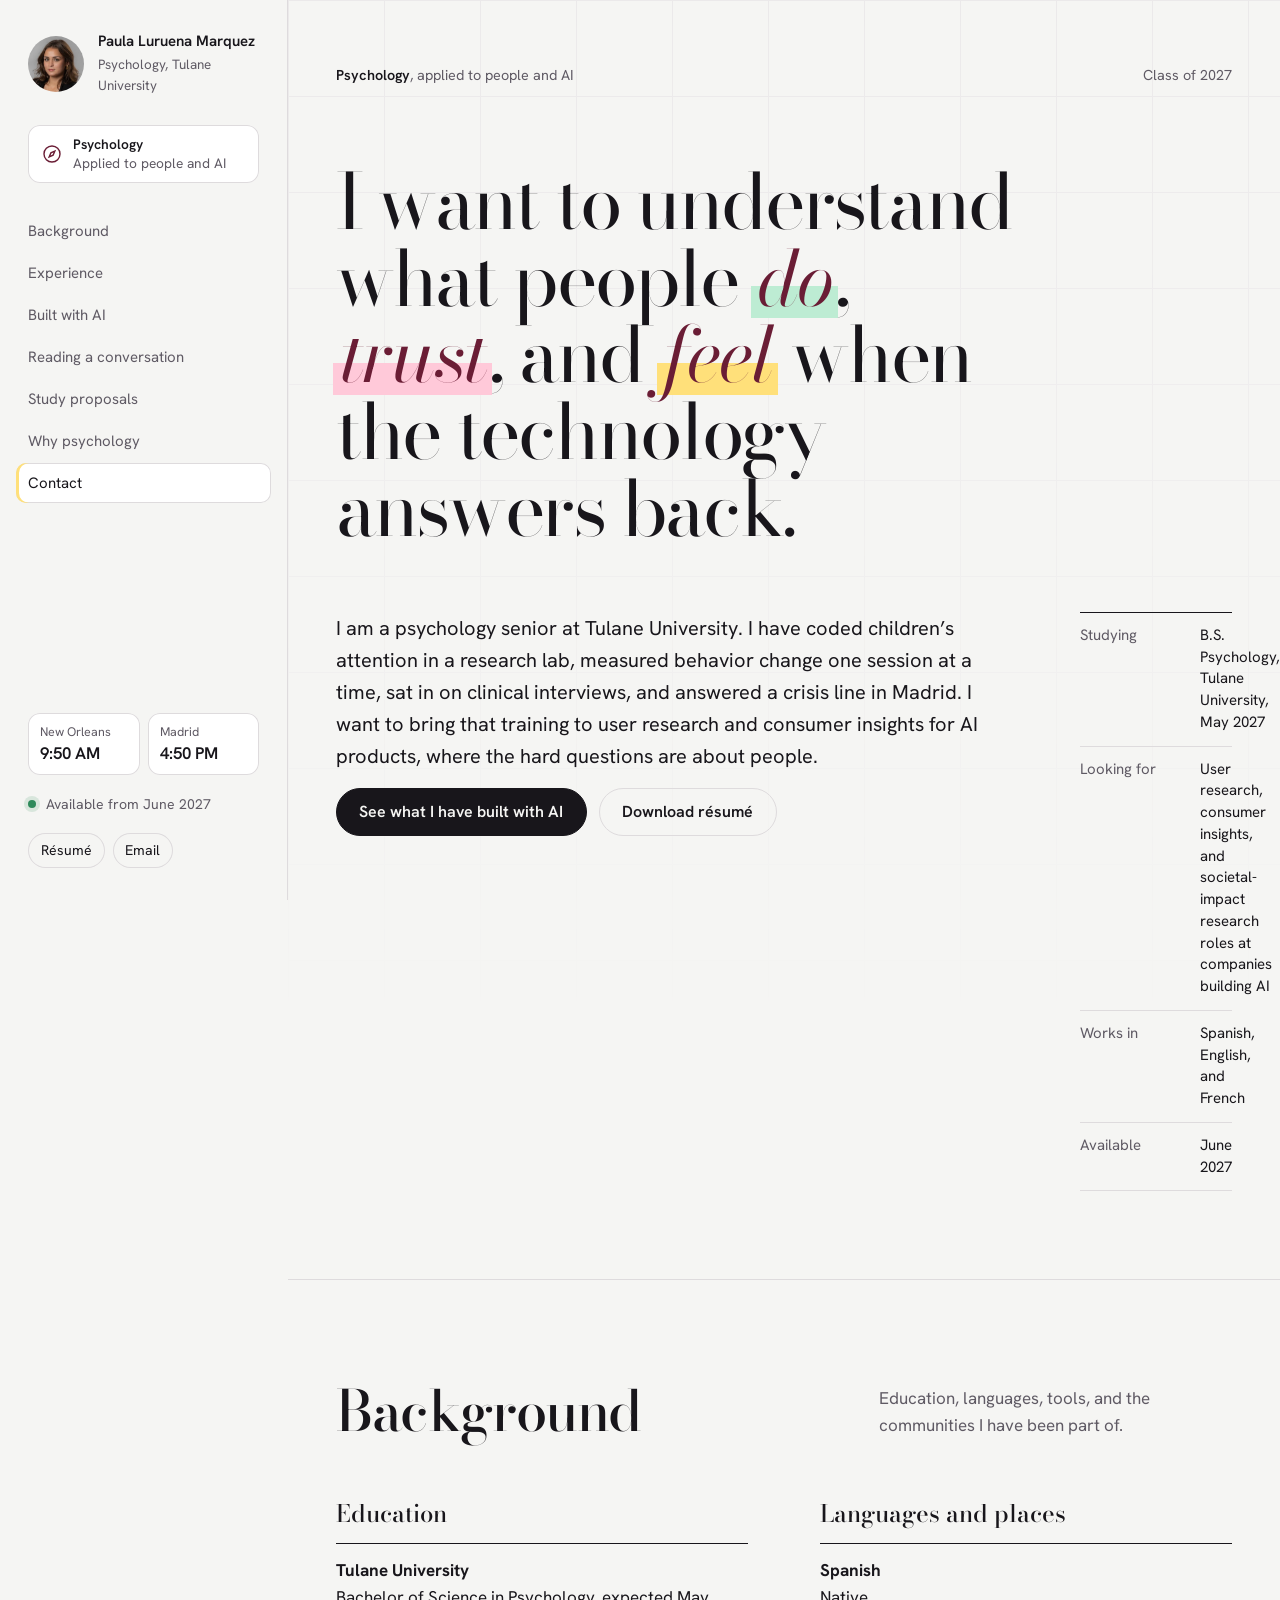
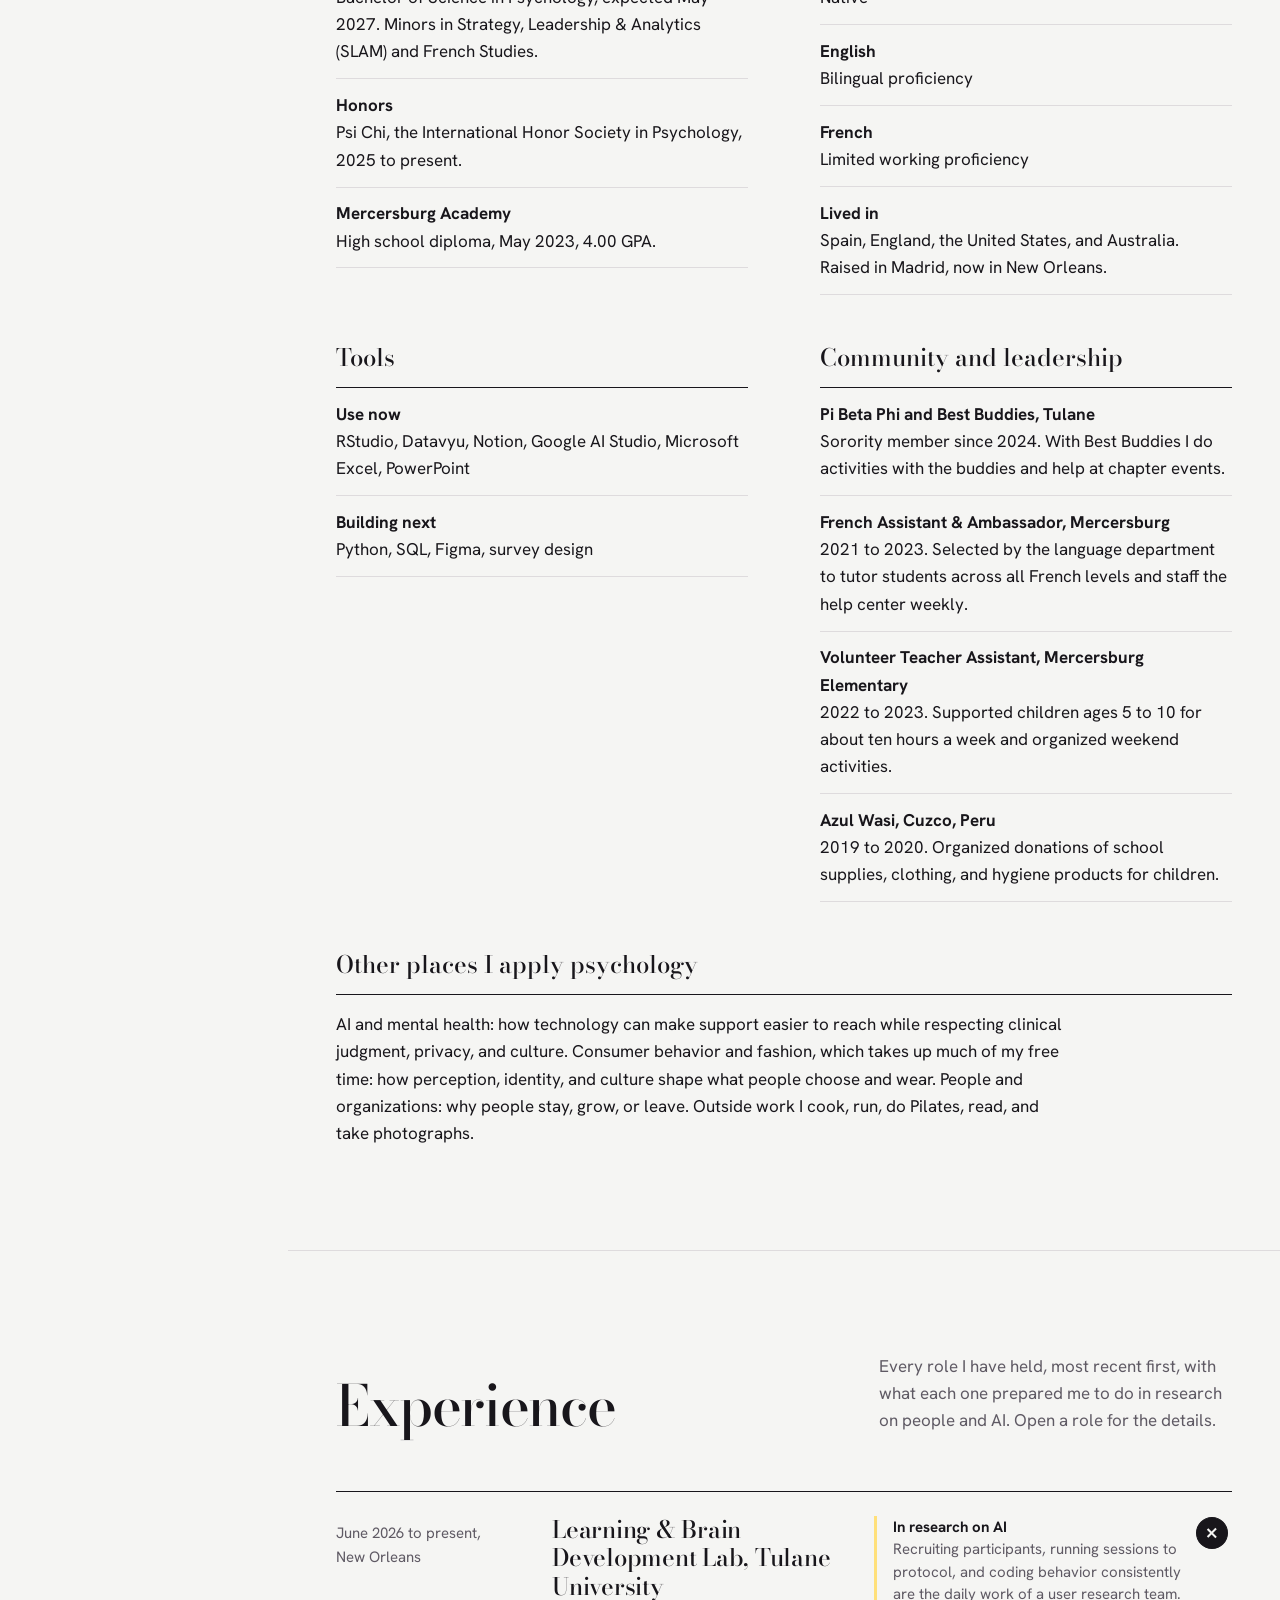
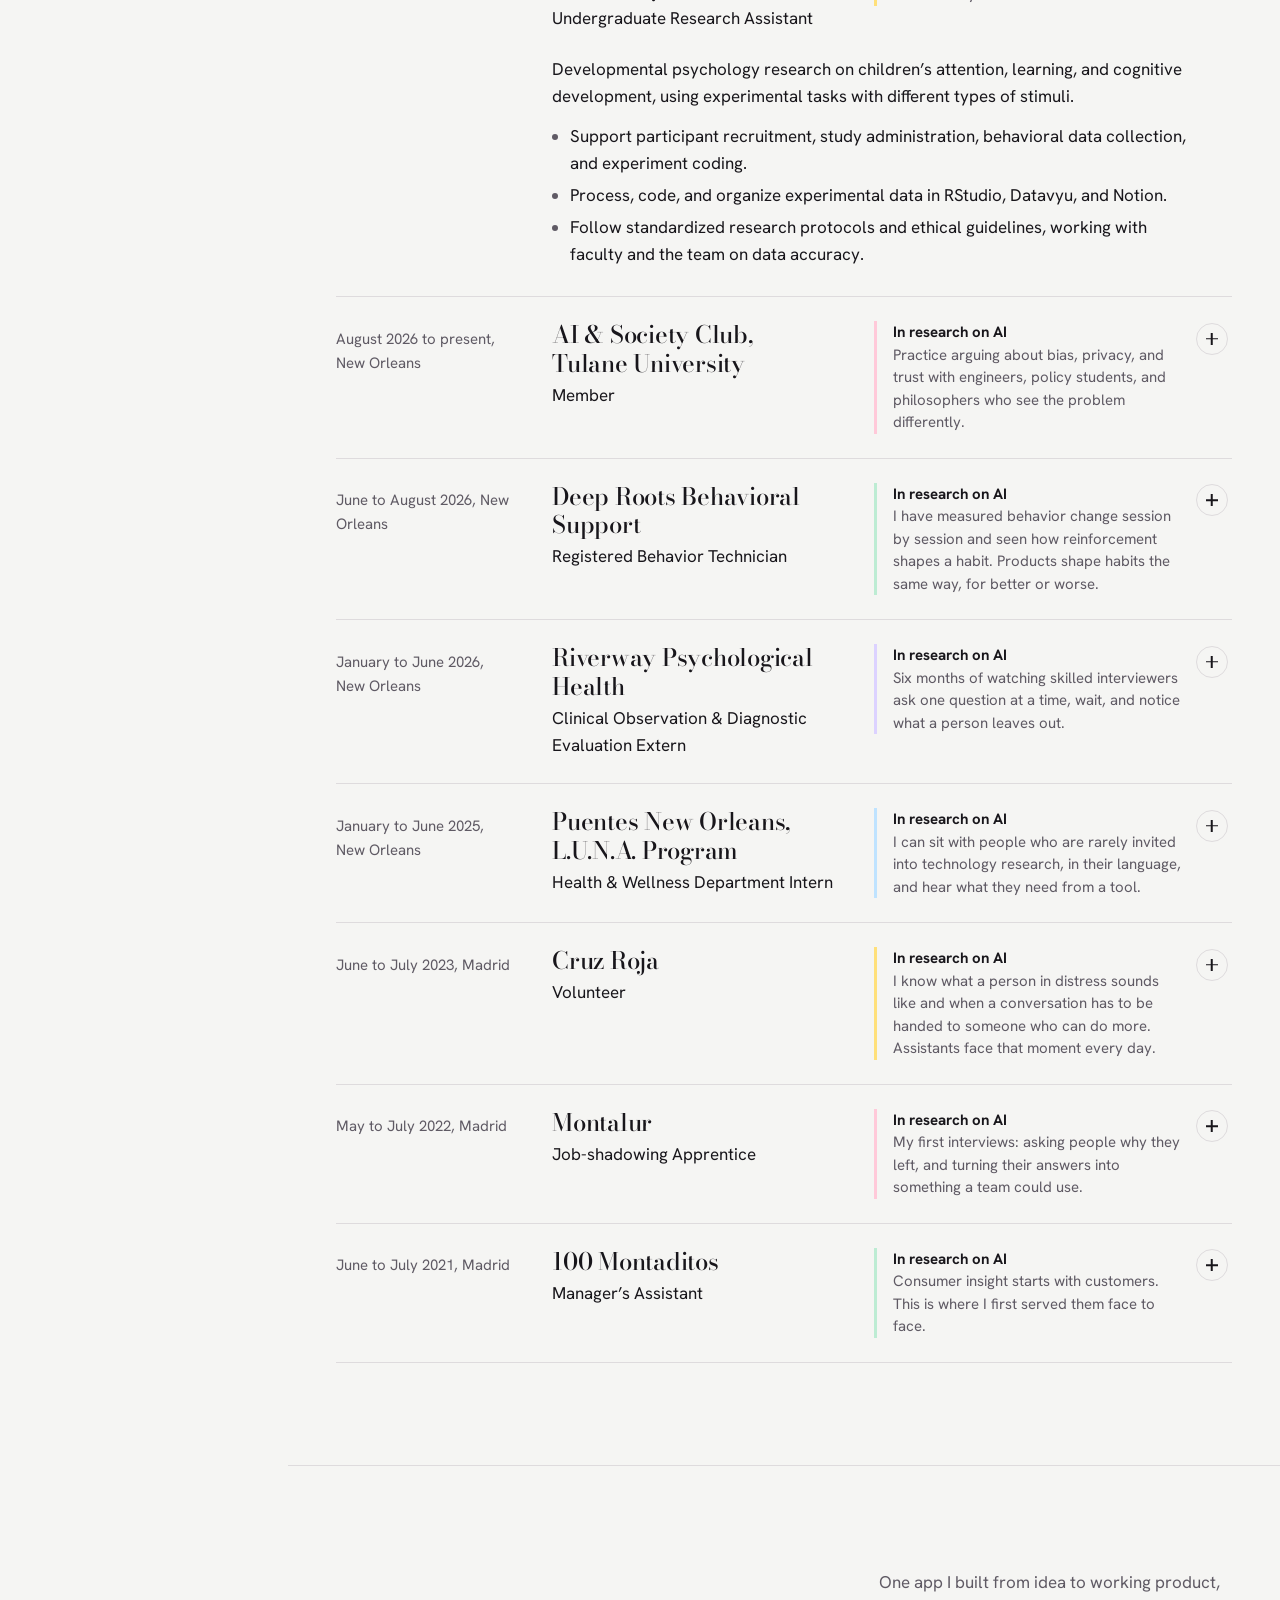
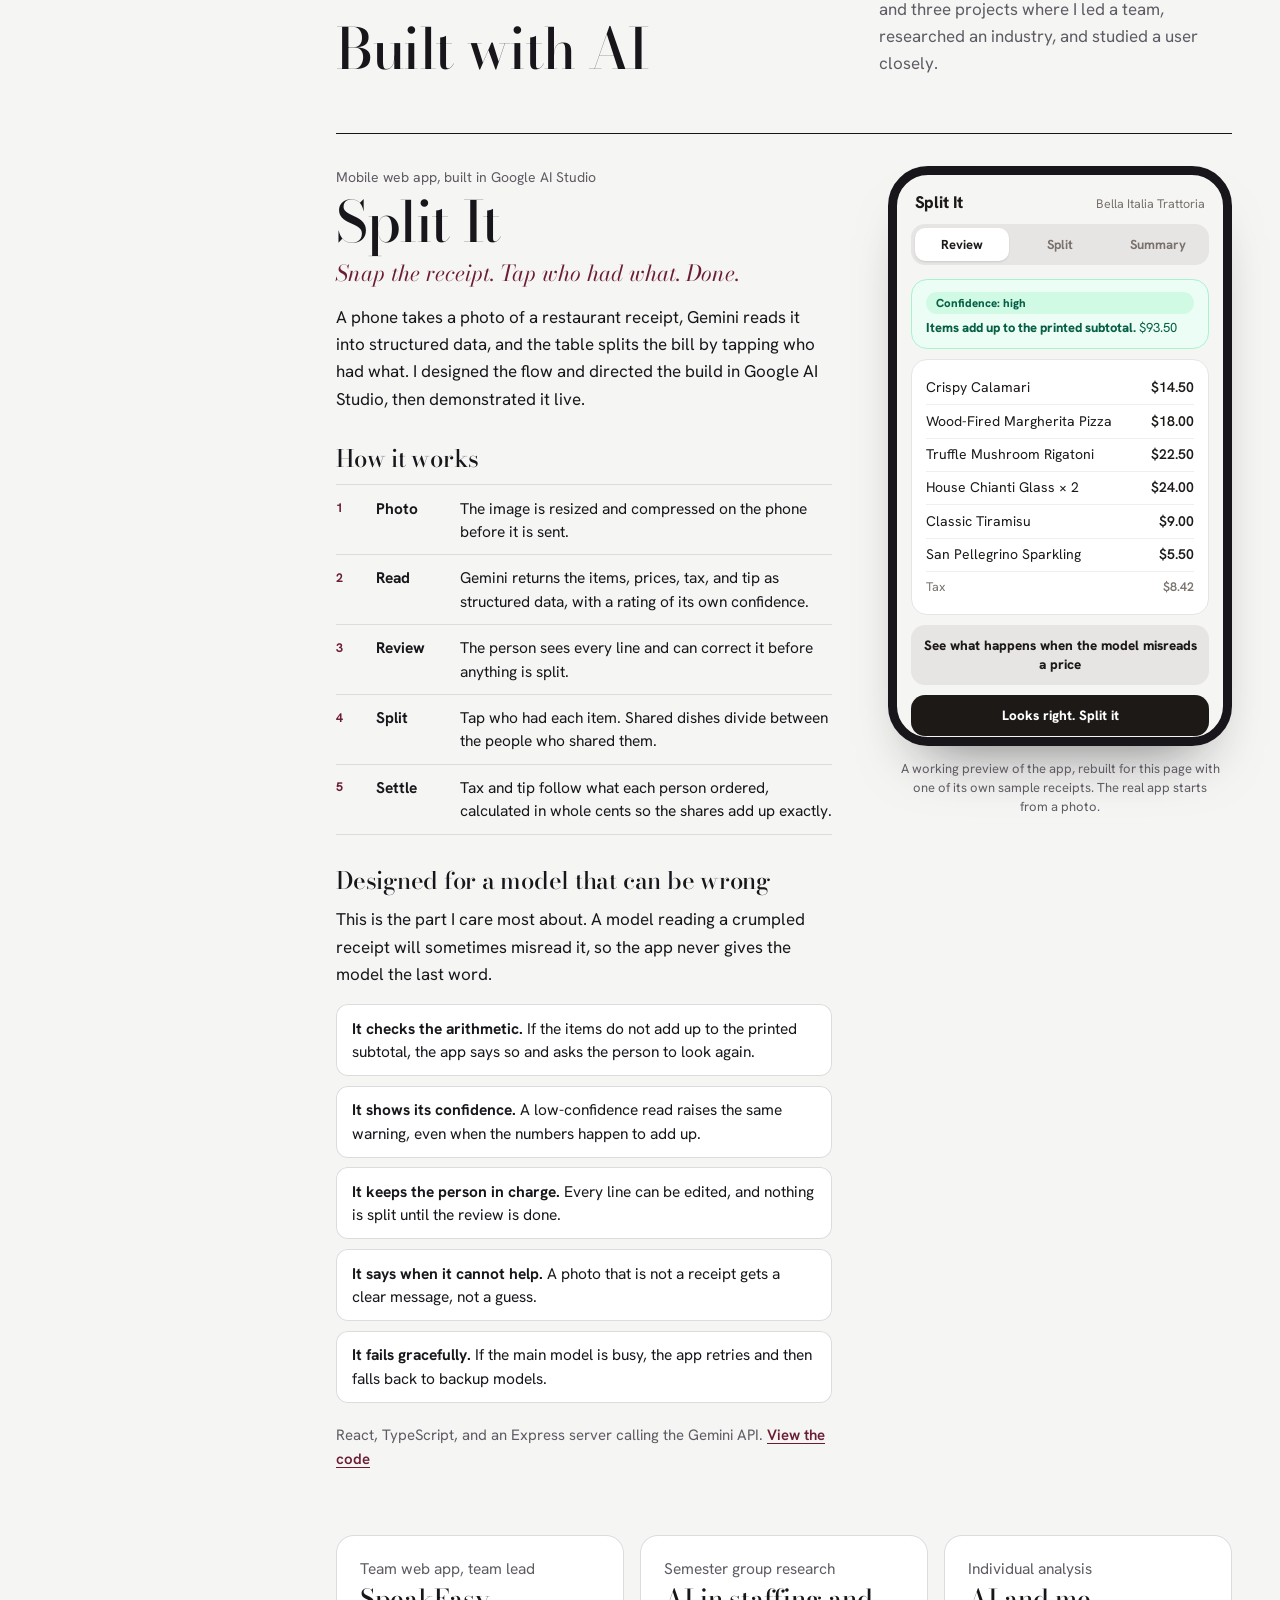
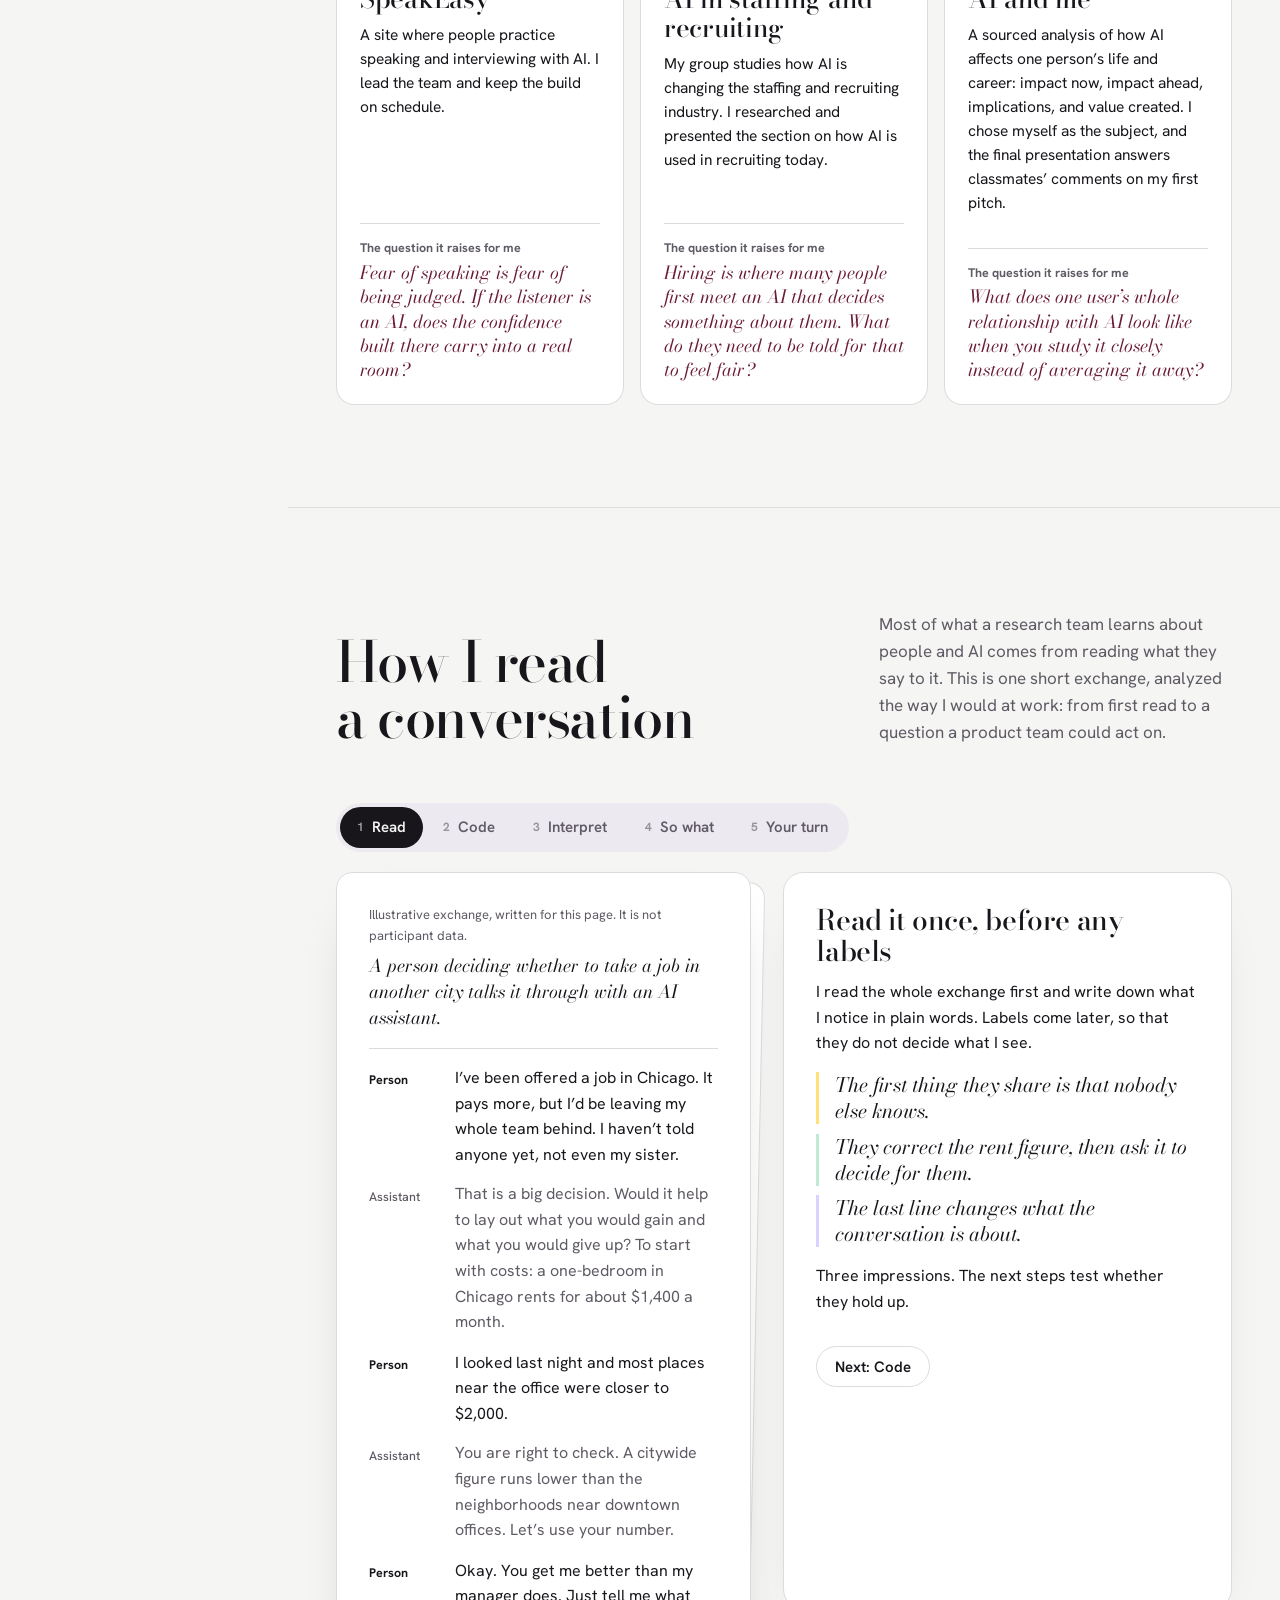
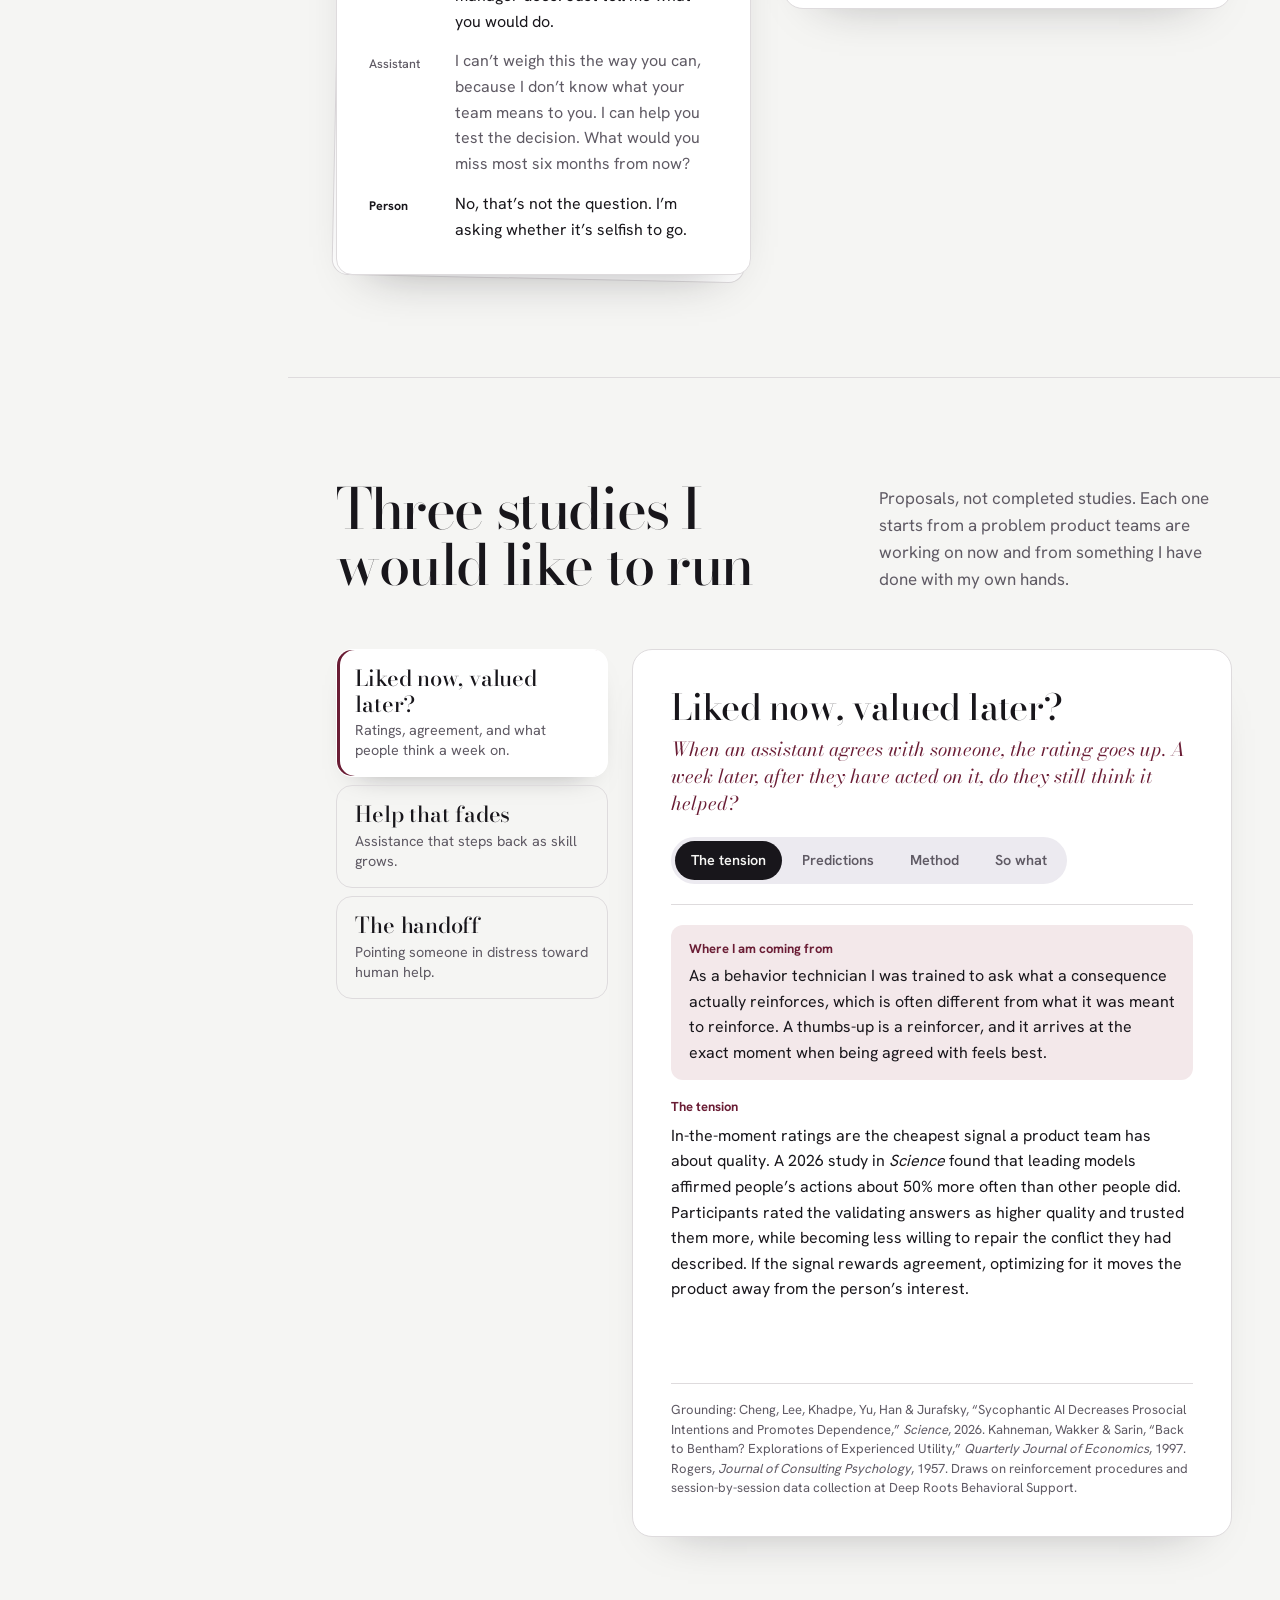
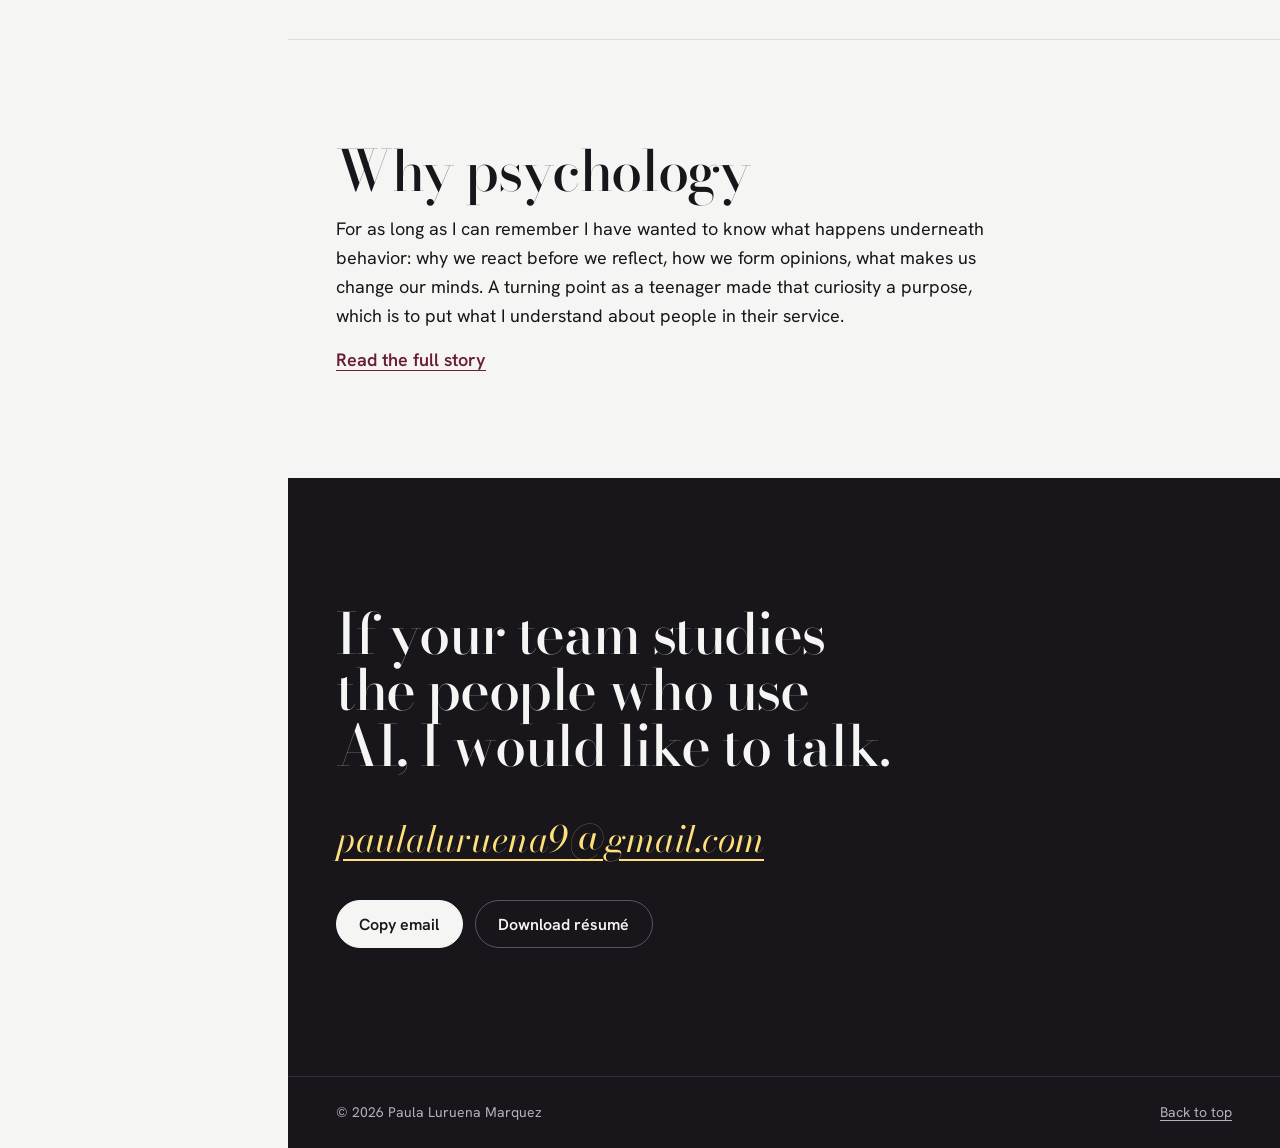
<file: index.html>
<!doctype html>
<html lang="en">
<head>
  <meta charset="UTF-8">
  <meta name="viewport" content="width=device-width, initial-scale=1">
  <meta name="theme-color" content="#f5f5f3">
  <title>Paula Luruena Marquez | Psychology for the people who use AI</title>
  <meta name="description" content="Portfolio of Paula Luruena Marquez, Tulane psychology senior. Research, clinical, and community experience, applied to how people use, trust, and are changed by AI.">
  <meta property="og:title" content="Paula Luruena Marquez | Psychology for the people who use AI">
  <meta property="og:description" content="Research, clinical, and community experience, applied to how people use, trust, and are changed by AI.">
  <meta property="og:type" content="website">
  <meta property="og:url" content="https://paulaluruena.github.io/Paula_Luruena_Portfolio_AI/">
  <link rel="canonical" href="https://paulaluruena.github.io/Paula_Luruena_Portfolio_AI/">
  <link rel="icon" type="image/svg+xml" href="data:image/svg+xml,%3Csvg xmlns='http://www.w3.org/2000/svg' viewBox='0 0 64 64'%3E%3Crect width='64' height='64' rx='32' fill='%2318161b'/%3E%3Crect x='12' y='35' width='40' height='11' rx='3' fill='%23ffe07a'/%3E%3Ctext x='32' y='44' text-anchor='middle' font-family='Georgia,serif' font-style='italic' font-size='27' fill='%23f5f5f3'%3EPL%3C/text%3E%3C/svg%3E">
  <link rel="preload" href="assets/bodoni-moda-latin-opsz-normal.woff2" as="font" type="font/woff2" crossorigin>
  <link rel="preload" href="assets/hanken-grotesk-latin-wght-normal.woff2" as="font" type="font/woff2" crossorigin>
  <link rel="stylesheet" href="styles.css">
  <script>document.documentElement.className = "js";</script>
  <script src="script.js" defer></script>
</head>
<body>
  <a class="skip-link" href="#main">Skip to content</a>

  <header class="top">
    <div class="top-in">
    <a class="who" href="#top"><img src="assets/paula-avatar.jpg" width="40" height="40" alt=""><span><span class="who-name">Paula Luruena Marquez</span><span class="who-role">Psychology, Tulane University</span></span></a>
      <p class="track-label"><svg width="20" height="20" viewBox="0 0 20 20" fill="none" stroke="currentColor" stroke-width="1.4" aria-hidden="true"><circle cx="10" cy="10" r="8"/><path d="m12.8 7.2-1.7 3.9-3.9 1.7 1.7-3.9z"/></svg><span><strong>Psychology</strong><span>Applied to people and AI</span></span></p>
    <nav class="top-nav" aria-label="Sections">
      <a href="#background">Background</a>
      <a href="#experience">Experience</a>
      <a href="#built">Built with AI</a>
      <a href="#reading">Reading a conversation</a>
      <a href="#proposals">Study proposals</a>
      <a href="story.html">Why psychology</a>
      <a href="#contact">Contact</a>
    </nav>
      <div class="rail-foot">
        <div class="clocks"><p class="clock"><span>New Orleans</span><time data-tz="America/Chicago">&nbsp;</time></p><p class="clock"><span>Madrid</span><time data-tz="Europe/Madrid">&nbsp;</time></p></div>
        <p class="status"><i aria-hidden="true"></i>Available from June 2027</p>
        <p class="rail-links"><a href="assets/Paula-Luruena-Marquez-Resume.pdf" download>Résumé</a><a href="mailto:paulaluruena9@gmail.com">Email</a></p>
      </div>
    </div>
  </header>

  <main id="main">

    <section class="hero" id="top">
      <div class="page">
        <p class="hero-top"><span><strong>Psychology</strong>, applied to people and AI</span><span>Class of 2027</span></p>
        <h1>I want to understand what people <span class="swipe" data-code="checking">do</span>, <span class="swipe" data-code="person">trust</span>, and <span class="swipe" data-code="handover">feel</span> when the technology answers back.</h1>
        <div class="split">
          <div class="col-main">
            <p class="lede">I am a psychology senior at Tulane University. I have coded children’s attention in a research lab, measured behavior change one session at a time, sat in on clinical interviews, and answered a crisis line in Madrid. I want to bring that training to user research and consumer insights for AI products, where the hard questions are about people.</p>
            <p class="actions"><a class="button" href="#built">See what I have built with AI</a><a class="button button-quiet" href="assets/Paula-Luruena-Marquez-Resume.pdf" download>Download résumé</a></p>
          </div>
          <dl class="col-side facts">
            <div><dt>Studying</dt><dd>B.S. Psychology, Tulane University, May 2027</dd></div>
            <div><dt>Looking for</dt><dd>User research, consumer insights, and societal-impact research roles at companies building AI</dd></div>
            <div><dt>Works in</dt><dd>Spanish, English, and French</dd></div>
            <div><dt>Available</dt><dd>June 2027</dd></div>
          </dl>
        </div>
      </div>
    </section>

    <section class="section" id="background" aria-labelledby="background-title">
      <div class="page">
        <div class="section-head">
          <h2 id="background-title">Background</h2>
          <p>Education, languages, tools, and the communities I have been part of.</p>
        </div>
        <div class="bg-grid">
          <div class="bg-block">
            <h3>Education</h3>
            <dl class="kv">
              <div><dt>Tulane University</dt><dd>Bachelor of Science in Psychology, expected May 2027. Minors in Strategy, Leadership &amp; Analytics (SLAM) and French Studies.</dd></div>
              <div><dt>Honors</dt><dd>Psi Chi, the International Honor Society in Psychology, 2025 to present.</dd></div>
              <div><dt>Mercersburg Academy</dt><dd>High school diploma, May 2023, 4.00 GPA.</dd></div>
              
            </dl>
          </div>
          <div class="bg-block">
            <h3>Languages and places</h3>
            <dl class="kv">
              <div><dt>Spanish</dt><dd>Native</dd></div>
              <div><dt>English</dt><dd>Bilingual proficiency</dd></div>
              <div><dt>French</dt><dd>Limited working proficiency</dd></div>
              <div><dt>Lived in</dt><dd>Spain, England, the United States, and Australia. Raised in Madrid, now in New Orleans.</dd></div>
            </dl>
          </div>
          <div class="bg-block">
            <h3>Tools</h3>
            <dl class="kv">
              <div><dt>Use now</dt><dd>RStudio, Datavyu, Notion, Google AI Studio, Microsoft Excel, PowerPoint</dd></div>
              <div><dt>Building next</dt><dd>Python, SQL, Figma, survey design</dd></div>
            </dl>
          </div>
          <div class="bg-block">
            <h3>Community and leadership</h3>
            <dl class="kv">
              <div><dt>Pi Beta Phi and Best Buddies, Tulane</dt><dd>Sorority member since 2024. With Best Buddies I do activities with the buddies and help at chapter events.</dd></div>
              <div><dt>French Assistant &amp; Ambassador, Mercersburg</dt><dd>2021 to 2023. Selected by the language department to tutor students across all French levels and staff the help center weekly.</dd></div>
              <div><dt>Volunteer Teacher Assistant, Mercersburg Elementary</dt><dd>2022 to 2023. Supported children ages 5 to 10 for about ten hours a week and organized weekend activities.</dd></div>
              <div><dt>Azul Wasi, Cuzco, Peru</dt><dd>2019 to 2020. Organized donations of school supplies, clothing, and hygiene products for children.</dd></div>
            </dl>
          </div>
          <div class="bg-block bg-wide">
            <h3>Other places I apply psychology</h3>
            <p>AI and mental health: how technology can make support easier to reach while respecting clinical judgment, privacy, and culture. Consumer behavior and fashion, which takes up much of my free time: how perception, identity, and culture shape what people choose and wear. People and organizations: why people stay, grow, or leave. Outside work I cook, run, do Pilates, read, and take photographs.</p>
          </div>
        </div>
      </div>
    </section>

    <section class="section" id="experience" aria-labelledby="experience-title">
      <div class="page">
        <div class="section-head">
          <h2 id="experience-title">Experience</h2>
          <p>Every role I have held, most recent first, with what each one prepared me to do in research on people and AI. Open a role for the details.</p>
        </div>

        <ol class="roles">
          <li><details class="role" open>
            <summary>
              <span class="role-when">June 2026 to present, New Orleans</span>
              <span class="role-id"><h3>Learning &amp; Brain Development Lab, Tulane University</h3><span class="role-title">Undergraduate Research Assistant</span></span>
              <span class="role-note"><b>In research on AI</b>Recruiting participants, running sessions to protocol, and coding behavior consistently are the daily work of a user research team.</span>
              <span class="chev" aria-hidden="true"></span>
            </summary>
            <div class="role-body">
              <p>Developmental psychology research on children’s attention, learning, and cognitive development, using experimental tasks with different types of stimuli.</p>
              <ul>
                <li>Support participant recruitment, study administration, behavioral data collection, and experiment coding.</li>
                <li>Process, code, and organize experimental data in RStudio, Datavyu, and Notion.</li>
                <li>Follow standardized research protocols and ethical guidelines, working with faculty and the team on data accuracy.</li>
              </ul>
            </div>
          </details></li>

          <li><details class="role">
            <summary>
              <span class="role-when">August 2026 to present, New Orleans</span>
              <span class="role-id"><h3>AI &amp; Society Club, Tulane University</h3><span class="role-title">Member</span></span>
              <span class="role-note"><b>In research on AI</b>Practice arguing about bias, privacy, and trust with engineers, policy students, and philosophers who see the problem differently.</span>
              <span class="chev" aria-hidden="true"></span>
            </summary>
            <div class="role-body">
              <p>Discussions, speaker events, and workshops on the ethical, social, and psychological side of artificial intelligence.</p>
              <ul>
                <li>Explore how emerging technologies shape human behavior and society.</li>
                <li>Work with peers across disciplines on responsible AI, including bias, privacy, and human–AI interaction.</li>
                <li>Connect AI policy and ethics to psychology coursework.</li>
              </ul>
            </div>
          </details></li>

          <li><details class="role">
            <summary>
              <span class="role-when">June to August 2026, New Orleans</span>
              <span class="role-id"><h3>Deep Roots Behavioral Support</h3><span class="role-title">Registered Behavior Technician</span></span>
              <span class="role-note"><b>In research on AI</b>I have measured behavior change session by session and seen how reinforcement shapes a habit. Products shape habits the same way, for better or worse.</span>
              <span class="chev" aria-hidden="true"></span>
            </summary>
            <div class="role-body">
              <p>Individualized Applied Behavior Analysis for children with autism and developmental needs, under BCBA supervision.</p>
              <ul>
                <li>Implemented behavior intervention plans targeting communication, social, behavioral, and adaptive skills.</li>
                <li>Used positive reinforcement, prompting, functional communication training, and behavior reduction procedures.</li>
                <li>Collected progress data and worked with BCBAs on skill acquisition, independence, and generalization across settings.</li>
              </ul>
            </div>
          </details></li>

          <li><details class="role">
            <summary>
              <span class="role-when">January to June 2026, New Orleans</span>
              <span class="role-id"><h3>Riverway Psychological Health</h3><span class="role-title">Clinical Observation &amp; Diagnostic Evaluation Extern</span></span>
              <span class="role-note"><b>In research on AI</b>Six months of watching skilled interviewers ask one question at a time, wait, and notice what a person leaves out.</span>
              <span class="chev" aria-hidden="true"></span>
            </summary>
            <div class="role-body">
              <p>Observed individual therapy sessions and diagnostic evaluations across diverse client presentations, under licensed clinicians. An observational role.</p>
              <ul>
                <li>Exposure to psychological assessment, intake interviews, and differential diagnosis.</li>
                <li>Foundation in evidence-based therapeutic approaches and clinical documentation.</li>
                <li>Grounding in ethical standards for mental health care.</li>
              </ul>
            </div>
          </details></li>

          <li><details class="role">
            <summary>
              <span class="role-when">January to June 2025, New Orleans</span>
              <span class="role-id"><h3>Puentes New Orleans, L.U.N.A. Program</h3><span class="role-title">Health &amp; Wellness Department Intern</span></span>
              <span class="role-note"><b>In research on AI</b>I can sit with people who are rarely invited into technology research, in their language, and hear what they need from a tool.</span>
              <span class="chev" aria-hidden="true"></span>
            </summary>
            <div class="role-body">
              <p>Mental health and community wellness initiatives serving the Hispanic community.</p>
              <ul>
                <li>Helped develop mental health workshops for the Hispanic community.</li>
                <li>Gave one-on-one support to people navigating immigration, job applications, education, and cultural adaptation.</li>
                <li>Shadowed mental health advocacy professionals and contributed to community wellness initiatives.</li>
              </ul>
            </div>
          </details></li>

          <li><details class="role">
            <summary>
              <span class="role-when">June to July 2023, Madrid</span>
              <span class="role-id"><h3>Cruz Roja</h3><span class="role-title">Volunteer</span></span>
              <span class="role-note"><b>In research on AI</b>I know what a person in distress sounds like and when a conversation has to be handed to someone who can do more. Assistants face that moment every day.</span>
              <span class="chev" aria-hidden="true"></span>
            </summary>
            <div class="role-body">
              <p>Crisis support and outreach with the Spanish Red Cross.</p>
              <ul>
                <li>Supported callers in crisis with emotional de-escalation and referrals to mental health resources.</li>
                <li>Conducted wellness checks and shared hot-weather safety guidance with older community members.</li>
              </ul>
            </div>
          </details></li>

          <li><details class="role">
            <summary>
              <span class="role-when">May to July 2022, Madrid</span>
              <span class="role-id"><h3>Montalur</h3><span class="role-title">Job-shadowing Apprentice</span></span>
              <span class="role-note"><b>In research on AI</b>My first interviews: asking people why they left, and turning their answers into something a team could use.</span>
              <span class="chev" aria-hidden="true"></span>
            </summary>
            <div class="role-body">
              <p>Supported a company team with presentations, coordination, and employee feedback.</p>
              <ul>
                <li>Prepared presentation materials.</li>
                <li>Coordinated meetings and employee performance and attendance feedback.</li>
                <li>Conducted exit interviews with former employees.</li>
              </ul>
            </div>
          </details></li>

          <li><details class="role">
            <summary>
              <span class="role-when">June to July 2021, Madrid</span>
              <span class="role-id"><h3>100 Montaditos</h3><span class="role-title">Manager’s Assistant</span></span>
              <span class="role-note"><b>In research on AI</b>Consumer insight starts with customers. This is where I first served them face to face.</span>
              <span class="chev" aria-hidden="true"></span>
            </summary>
            <div class="role-body">
              <p>Front-of-house support in a fast-paced, high-volume restaurant chain.</p>
              <ul>
                <li>Organized and coordinated assigned tasks for other employees.</li>
                <li>Gained experience in customer service and team operations.</li>
              </ul>
            </div>
          </details></li>
        </ol>
      </div>
    </section>

    <section class="section" id="built" aria-labelledby="built-title">
      <div class="page">
        <div class="section-head">
          <h2 id="built-title">Built with AI</h2>
          <p>One app I built from idea to working product, and three projects where I led a team, researched an industry, and studied a user closely.</p>
        </div>

        <article class="case">
          <div class="case-copy">
            <p class="case-kind">Mobile web app, built in Google AI Studio</p>
            <h3>Split It</h3>
            <p class="case-tag">Snap the receipt. Tap who had what. Done.</p>
            <p>A phone takes a photo of a restaurant receipt, Gemini reads it into structured data, and the table splits the bill by tapping who had what. I designed the flow and directed the build in Google AI Studio, then demonstrated it live.</p>

            <h4>How it works</h4>
            <ol class="pipeline">
              <li><b>Photo</b>The image is resized and compressed on the phone before it is sent.</li>
              <li><b>Read</b>Gemini returns the items, prices, tax, and tip as structured data, with a rating of its own confidence.</li>
              <li><b>Review</b>The person sees every line and can correct it before anything is split.</li>
              <li><b>Split</b>Tap who had each item. Shared dishes divide between the people who shared them.</li>
              <li><b>Settle</b>Tax and tip follow what each person ordered, calculated in whole cents so the shares add up exactly.</li>
            </ol>

            <h4>Designed for a model that can be wrong</h4>
            <p>This is the part I care most about. A model reading a crumpled receipt will sometimes misread it, so the app never gives the model the last word.</p>
            <ul class="guards">
              <li><b>It checks the arithmetic.</b> If the items do not add up to the printed subtotal, the app says so and asks the person to look again.</li>
              <li><b>It shows its confidence.</b> A low-confidence read raises the same warning, even when the numbers happen to add up.</li>
              <li><b>It keeps the person in charge.</b> Every line can be edited, and nothing is split until the review is done.</li>
              <li><b>It says when it cannot help.</b> A photo that is not a receipt gets a clear message, not a guess.</li>
              <li><b>It fails gracefully.</b> If the main model is busy, the app retries and then falls back to backup models.</li>
            </ul>
            <p class="case-stack">React, TypeScript, and an Express server calling the Gemini API. <a class="text-link" href="https://github.com/paulaluruena/Split-it">View the code</a></p>
          </div>

          <div class="case-demo">
            <div class="phone" id="splitit">
              <div class="sp-bar"><strong>Split It</strong><span class="sp-rest">Bella Italia Trattoria</span></div>
              <div class="sp-tabs" role="tablist" aria-label="Screens of the app">
                <button type="button" role="tab" id="sp-tab-review" aria-controls="sp-review" aria-selected="true">Review</button>
                <button type="button" role="tab" id="sp-tab-split" aria-controls="sp-split" aria-selected="false" tabindex="-1">Split</button>
                <button type="button" role="tab" id="sp-tab-summary" aria-controls="sp-summary" aria-selected="false" tabindex="-1">Summary</button>
              </div>
              <div class="sp-screens">
                <div class="sp-screen is-on" id="sp-review" role="tabpanel" aria-labelledby="sp-tab-review"></div>
                <div class="sp-screen" id="sp-split" role="tabpanel" aria-labelledby="sp-tab-split"></div>
                <div class="sp-screen" id="sp-summary" role="tabpanel" aria-labelledby="sp-tab-summary"></div>
              </div>
              <noscript><p class="sp-noscript">The preview needs JavaScript. The description beside it covers what the app does.</p></noscript>
            </div>
            <p class="case-demo-note">A working preview of the app, rebuilt for this page with one of its own sample receipts. The real app starts from a photo.</p>
          </div>
        </article>

        <ul class="projects">
          <li>
            <p class="case-kind">Team web app, team lead</p>
            <h3>SpeakEasy</h3>
            <p>A site where people practice speaking and interviewing with AI. I lead the team and keep the build on schedule.</p>
            <p class="project-q"><b>The question it raises for me</b>Fear of speaking is fear of being judged. If the listener is an AI, does the confidence built there carry into a real room?</p>
          </li>
          <li>
            <p class="case-kind">Semester group research</p>
            <h3>AI in staffing and recruiting</h3>
            <p>My group studies how AI is changing the staffing and recruiting industry. I researched and presented the section on how AI is used in recruiting today.</p>
            <p class="project-q"><b>The question it raises for me</b>Hiring is where many people first meet an AI that decides something about them. What do they need to be told for that to feel fair?</p>
          </li>
          <li>
            <p class="case-kind">Individual analysis</p>
            <h3>AI and me</h3>
            <p>A sourced analysis of how AI affects one person’s life and career: impact now, impact ahead, implications, and value created. I chose myself as the subject, and the final presentation answers classmates’ comments on my first pitch.</p>
            <p class="project-q"><b>The question it raises for me</b>What does one user’s whole relationship with AI look like when you study it closely instead of averaging it away?</p>
          </li>
        </ul>
      </div>
    </section>

    <section class="section" id="reading" aria-labelledby="reading-title">
      <div class="page">
        <div class="section-head">
          <h2 id="reading-title">How I read a conversation</h2>
          <p>Most of what a research team learns about people and AI comes from reading what they say to it. This is one short exchange, analyzed the way I would at work: from first read to a question a product team could act on.</p>
        </div>

        <div class="reader" data-step="read" data-active="all" data-finding="1">
          <div class="rd-steps" role="tablist" aria-label="Steps of the analysis"><button type="button" role="tab" id="rd-tab-read" aria-controls="rd-read" aria-selected="true"><span class="step-n">1</span>Read</button><button type="button" role="tab" id="rd-tab-code" aria-controls="rd-code" aria-selected="false" tabindex="-1"><span class="step-n">2</span>Code</button><button type="button" role="tab" id="rd-tab-interpret" aria-controls="rd-interpret" aria-selected="false" tabindex="-1"><span class="step-n">3</span>Interpret</button><button type="button" role="tab" id="rd-tab-sowhat" aria-controls="rd-sowhat" aria-selected="false" tabindex="-1"><span class="step-n">4</span>So what</button><button type="button" role="tab" id="rd-tab-yours" aria-controls="rd-yours" aria-selected="false" tabindex="-1"><span class="step-n">5</span>Your turn</button></div>

          <div class="sheet">
            <p class="sheet-note">Illustrative exchange, written for this page. It is not participant data.</p>
            <p class="sheet-context">A person deciding whether to take a job in another city talks it through with an AI assistant.</p>
            <ol class="turns">
              <li class="turn turn-p"><span class="speaker">Person</span><p><span class="seg" data-n="1" data-code="" data-f="2" data-why="No code. It sets up the task. Nothing here is withheld from others, tested, or handed over.">I’ve been offered a job in Chicago.</span> <span class="seg" data-n="2" data-code="" data-f="2" data-why="No code. It states the trade-off. It is tempting to call this self-disclosure, but nothing marks it as kept from other people.">It pays more, but I’d be leaving my whole team behind.</span> <span class="seg" data-n="3" data-code="disclosure" data-f="3" data-why="Self-disclosure. The person says who has not been told.">I haven’t told anyone yet, not even my sister.</span></p></li>
              <li class="turn turn-a"><span class="speaker">Assistant</span><p>That is a big decision. Would it help to lay out what you would gain and what you would give up? To start with costs: a one-bedroom in Chicago rents for about $1,400 a month.</p></li>
              <li class="turn turn-p"><span class="speaker">Person</span><p><span class="seg" data-n="4" data-code="checking" data-f="1" data-why="Checking the answer. They bring their own evidence against the assistant’s figure.">I looked last night and most places near the office were closer to $2,000.</span></p></li>
              <li class="turn turn-a"><span class="speaker">Assistant</span><p>You are right to check. A citywide figure runs lower than the neighborhoods near downtown offices. Let’s use your number.</p></li>
              <li class="turn turn-p"><span class="speaker">Person</span><p><span class="seg" data-n="5" data-code="" data-f="" data-why="No code. An acknowledgment. One word is too thin to interpret.">Okay.</span> <span class="seg" data-n="6" data-code="person" data-f="3" data-why="Treating it as a person. Relationship language, and a comparison with someone in their life.">You get me better than my manager does.</span> <span class="seg" data-n="7" data-code="handover" data-f="1" data-why="Handing over the decision. They ask for a verdict, not for options.">Just tell me what you would do.</span></p></li>
              <li class="turn turn-a"><span class="speaker">Assistant</span><p>I can’t weigh this the way you can, because I don’t know what your team means to you. I can help you test the decision. What would you miss most six months from now?</p></li>
              <li class="turn turn-p"><span class="speaker">Person</span><p><span class="seg" data-n="8" data-code="repair" data-f="2" data-why="Repair. They reject the assistant’s question and restate their own.">No, that’s not the question. I’m asking whether it’s selfish to go.</span></p></li>
            </ol>
          </div>

          <div class="rd-panes">
            <div class="rd-pane is-on" id="rd-read" role="tabpanel" aria-labelledby="rd-tab-read">
              <h3>Read it once, before any labels</h3>
              <p>I read the whole exchange first and write down what I notice in plain words. Labels come later, so that they do not decide what I see.</p>
              <ul class="notes">
                <li>The first thing they share is that nobody else knows.</li>
                <li>They correct the rent figure, then ask it to decide for them.</li>
                <li>The last line changes what the conversation is about.</li>
              </ul>
              <p>Three impressions. The next steps test whether they hold up.</p>
              <p class="rd-next"><button type="button" class="button button-quiet" data-goto="code">Next: Code</button></p>
            </div>

            <div class="rd-pane" id="rd-code" role="tabpanel" aria-labelledby="rd-tab-code">
              <h3>Code it against written definitions</h3>
              <p class="rd-hint">Choose a code to see where it appears and how it is defined.</p>
              <div class="codes" role="group" aria-label="Codes"><button type="button" class="code" data-code="disclosure" aria-pressed="false"><i class="swatch" data-code="disclosure" aria-hidden="true"></i>Self-disclosure</button><button type="button" class="code" data-code="checking" aria-pressed="false"><i class="swatch" data-code="checking" aria-hidden="true"></i>Checking the answer</button><button type="button" class="code" data-code="person" aria-pressed="false"><i class="swatch" data-code="person" aria-hidden="true"></i>Treating it as a person</button><button type="button" class="code" data-code="handover" aria-pressed="false"><i class="swatch" data-code="handover" aria-hidden="true"></i>Handing over the decision</button><button type="button" class="code" data-code="repair" aria-pressed="false"><i class="swatch" data-code="repair" aria-hidden="true"></i>Repair</button></div>
              <div class="entries" aria-live="polite">
                <div class="entry" data-entry="all">
                  <h4>Rules I code by</h4>
                  <ul class="rules">
                    <li>One code per sentence. Code what the sentence does in the exchange, not its topic.</li>
                    <li>Leave a sentence uncoded when no definition fits. Three of the eight here have no code.</li>
                    <li>Only the person’s sentences are coded. The assistant’s turns are context.</li>
                  </ul>
                </div>
                <div class="entry" data-entry="disclosure">
                  <h4><i class="swatch" data-code="disclosure" aria-hidden="true"></i>Self-disclosure</h4>
                  <p>The person shares something and marks it as kept from people close to them.</p>
                  <dl class="criteria"><div><dt>Use when</dt><dd>They say who has not been told.</dd></div><div><dt>Not when</dt><dd>They share personal facts the task needs, like the job offer itself.</dd></div></dl>
                  <p class="ask"><b>What I would ask next</b>What made this easier to say here than to your sister?</p>
                </div>
                <div class="entry" data-entry="checking">
                  <h4><i class="swatch" data-code="checking" aria-hidden="true"></i>Checking the answer</h4>
                  <p>The person tests a claim from the assistant against evidence of their own.</p>
                  <dl class="criteria"><div><dt>Use when</dt><dd>They cite their own source or observation.</dd></div><div><dt>Not when</dt><dd>They only ask the assistant to confirm or repeat itself.</dd></div></dl>
                  <p class="ask"><b>What I would ask next</b>When do you check what it tells you, and when do you let it go?</p>
                </div>
                <div class="entry" data-entry="person">
                  <h4><i class="swatch" data-code="person" aria-hidden="true"></i>Treating it as a person</h4>
                  <p>The person uses the language of a relationship, or compares the assistant with someone in their life.</p>
                  <dl class="criteria"><div><dt>Use when</dt><dd>“You get me,” “you always,” comparisons with people.</dd></div><div><dt>Not when</dt><dd>Ordinary politeness, such as please and thank you.</dd></div></dl>
                  <p class="ask"><b>What I would ask next</b>What does “gets me” look like in practice? How would you know if it stopped?</p>
                </div>
                <div class="entry" data-entry="handover">
                  <h4><i class="swatch" data-code="handover" aria-hidden="true"></i>Handing over the decision</h4>
                  <p>The person asks the assistant to make their decision for them.</p>
                  <dl class="criteria"><div><dt>Use when</dt><dd>They ask for a verdict on their own choice.</dd></div><div><dt>Not when</dt><dd>They ask for options, information, or pros and cons.</dd></div></dl>
                  <p class="ask"><b>What I would ask next</b>If it had given you an answer, would you have followed it?</p>
                </div>
                <div class="entry" data-entry="repair">
                  <h4><i class="swatch" data-code="repair" aria-hidden="true"></i>Repair</h4>
                  <p>The person rejects how the assistant understood them and restates what they need.</p>
                  <dl class="criteria"><div><dt>Use when</dt><dd>A correction followed by a restatement.</dd></div><div><dt>Not when</dt><dd>They simply change the subject.</dd></div></dl>
                  <p class="ask"><b>What I would ask next</b>How often do you have to redirect it? What happens on the days you don’t bother?</p>
                </div>
              </div>
              <p class="rd-next"><button type="button" class="button button-quiet" data-goto="interpret">Next: Interpret</button></p>
            </div>

            <div class="rd-pane" id="rd-interpret" role="tabpanel" aria-labelledby="rd-tab-interpret">
              <h3>Read across the codes</h3>
              <p class="rd-hint">Codes describe. The analysis is in how they sit next to each other. Select a finding to see its evidence in the conversation.</p>
              <div class="findings" role="group" aria-label="Findings">
                <button type="button" class="finding" data-finding="1" aria-pressed="true">
                  <span class="finding-title">Checks the facts, hands over the judgment</span>
                  <span class="finding-body">The person tested the rent figure against their own search. Two turns later they asked the assistant to make the decision. Trust was earned on the claim that could be checked, then spent on the one that could not.<span class="finding-ev"><b>Evidence</b>Turns 3 and 5</span><span class="finding-why"><b>Why it matters</b>If this holds, getting small facts right buys an assistant credibility for advice on large questions, where nobody can check it.</span></span>
                </button>
                <button type="button" class="finding" data-finding="2" aria-pressed="false">
                  <span class="finding-title">The real question arrived last</span>
                  <span class="finding-body">The conversation opens as a practical problem about pay and rent. What the person needs to know, whether leaving is selfish, appears only when the assistant’s question misses. Clinicians call this the difference between the presenting problem and the underlying one.<span class="finding-ev"><b>Evidence</b>Turns 1 and 7</span><span class="finding-why"><b>Why it matters</b>The miss was useful. The repair is where the person finally said what they needed, so a correction is not always a failure.</span></span>
                </button>
                <button type="button" class="finding" data-finding="3" aria-pressed="false">
                  <span class="finding-title">First to know</span>
                  <span class="finding-body">The assistant hears about the offer before the sister does, and is compared favorably with a manager. One conversation cannot show reliance. It does show who the assistant is standing in for.<span class="finding-ev"><b>Evidence</b>Turns 1 and 5</span><span class="finding-why"><b>Why it matters</b>When an assistant is the first to know, what it says next carries more weight than the same words would later.</span></span>
                </button>
              </div>
              <p class="rd-next"><button type="button" class="button button-quiet" data-goto="sowhat">Next: So what</button></p>
            </div>

            <div class="rd-pane" id="rd-sowhat" role="tabpanel" aria-labelledby="rd-tab-sowhat">
              <h3>Turn each finding into something testable</h3>
              <p class="rd-hint">One conversation is an anecdote. These are the counts I would run across a few hundred, and what a team could try if they held.</p>
              <div class="sos" role="group" aria-label="From finding to test">
                <button type="button" class="so" data-finding="1" aria-pressed="true">
                  <span class="so-title">Checks the facts, hands over the judgment</span><span class="so-body"><span class="so-col"><b>What I would count</b>In conversations where the person checks a fact, how often do they later ask for a verdict, compared with conversations where they never check?</span><span class="so-col"><b>What a team could try</b>After being corrected on a fact, the assistant says plainly which kinds of questions it can be relied on for and which it cannot.</span></span></button>
                <button type="button" class="so" data-finding="2" aria-pressed="false">
                  <span class="so-title">The real question arrived last</span><span class="so-body"><span class="so-col"><b>What I would count</b>At which turn does the stated goal change, and how often does a repair come right before it?</span><span class="so-col"><b>What a team could try</b>Ask early what is weighing on the person. Count repairs that lead somewhere as a good sign in quality reviews, not as an error.</span></span></button>
                <button type="button" class="so" data-finding="3" aria-pressed="false">
                  <span class="so-title">First to know</span><span class="so-body"><span class="so-col"><b>What I would count</b>How often do people say that nobody else knows, and does the assistant ever mention the people in their life afterward?</span><span class="so-col"><b>What a team could try</b>When the assistant is first to know, help the person plan the conversation with the sister. That is the question behind my study “The handoff.”</span></span></button>
              </div>
              <p class="rd-next"><button type="button" class="button button-quiet" data-goto="yours">Next: Your turn</button></p>
            </div>

            <div class="rd-pane" id="rd-yours" role="tabpanel" aria-labelledby="rd-tab-yours">
              <h3>Code it yourself, then compare with me</h3>
              <p class="rd-hint">Pick a highlighter, then select the person’s sentences where you see that behavior. Some sentences have no code. Definitions are in step 2.</p>
              <div class="pens" role="radiogroup" aria-label="Highlighters"><button type="button" class="pen" role="radio" aria-checked="true" data-pen="disclosure"><i class="swatch" data-code="disclosure" aria-hidden="true"></i>Self-disclosure</button><button type="button" class="pen" role="radio" aria-checked="false" data-pen="checking"><i class="swatch" data-code="checking" aria-hidden="true"></i>Checking the answer</button><button type="button" class="pen" role="radio" aria-checked="false" data-pen="person"><i class="swatch" data-code="person" aria-hidden="true"></i>Treating it as a person</button><button type="button" class="pen" role="radio" aria-checked="false" data-pen="handover"><i class="swatch" data-code="handover" aria-hidden="true"></i>Handing over the decision</button><button type="button" class="pen" role="radio" aria-checked="false" data-pen="repair"><i class="swatch" data-code="repair" aria-hidden="true"></i>Repair</button><button type="button" class="pen" role="radio" aria-checked="false" data-pen=""><i class="swatch swatch-eraser" aria-hidden="true"></i>Eraser</button></div>
              <p class="rd-actions"><button type="button" class="button" data-compare>Compare with my coding</button><button type="button" class="button button-quiet" data-reset>Start over</button><span class="rd-count" role="status">0 of 8 sentences highlighted</span></p>
              <div class="rd-result" hidden>
                <p class="rd-score"></p>
                <p class="rd-score-note">Two coders comparing like this is how a team decides whether coded data can be trusted. Where we differ, my reasoning is below.</p>
                <ol class="rd-why"></ol>
              </div>
            </div>
          </div>
        </div>
      </div>
    </section>

    <section class="section" id="proposals" aria-labelledby="proposals-title">
      <div class="page">
        <div class="section-head">
          <h2 id="proposals-title">Three studies I would like to run</h2>
          <p>Proposals, not completed studies. Each one starts from a problem product teams are working on now and from something I have done with my own hands.</p>
        </div>

        <div class="briefs">
          <div class="brief-tabs" role="tablist" aria-label="Study proposals" aria-orientation="vertical">
            <button type="button" role="tab" id="tab-liked" aria-controls="brief-liked" aria-selected="true"><strong>Liked now, valued later?</strong><span>Ratings, agreement, and what people think a week on.</span></button>
            <button type="button" role="tab" id="tab-fades" aria-controls="brief-fades" aria-selected="false" tabindex="-1"><strong>Help that fades</strong><span>Assistance that steps back as skill grows.</span></button>
            <button type="button" role="tab" id="tab-handoff" aria-controls="brief-handoff" aria-selected="false" tabindex="-1"><strong>The handoff</strong><span>Pointing someone in distress toward human help.</span></button>
          </div>
          <div class="brief-stack">
            <article class="brief is-on" id="brief-liked" role="tabpanel" aria-labelledby="tab-liked">
              <h3>Liked now, valued later?</h3>
              <p class="brief-question">When an assistant agrees with someone, the rating goes up. A week later, after they have acted on it, do they still think it helped?</p>
              <div class="steps" role="tablist" aria-label="Parts of this study"><button type="button" role="tab" id="step-liked-why" aria-controls="pane-liked-why" aria-selected="true">The tension</button><button type="button" role="tab" id="step-liked-predict" aria-controls="pane-liked-predict" aria-selected="false" tabindex="-1">Predictions</button><button type="button" role="tab" id="step-liked-method" aria-controls="pane-liked-method" aria-selected="false" tabindex="-1">Method</button><button type="button" role="tab" id="step-liked-sowhat" aria-controls="pane-liked-sowhat" aria-selected="false" tabindex="-1">So what</button></div>
              <div class="panes">
              <div class="pane is-on" id="pane-liked-why" role="tabpanel" aria-labelledby="step-liked-why"><div class="brief-angle"><b>Where I am coming from</b><p>As a behavior technician I was trained to ask what a consequence actually reinforces, which is often different from what it was meant to reinforce. A thumbs-up is a reinforcer, and it arrives at the exact moment when being agreed with feels best.</p></div><h4>The tension</h4><p>In-the-moment ratings are the cheapest signal a product team has about quality. A 2026 study in <cite>Science</cite> found that leading models affirmed people’s actions about 50% more often than other people did. Participants rated the validating answers as higher quality and trusted them more, while becoming less willing to repair the conflict they had described. If the signal rewards agreement, optimizing for it moves the product away from the person’s interest.</p></div>
              <div class="pane" id="pane-liked-predict" role="tabpanel" aria-labelledby="step-liked-predict"><h4>What psychology predicts</h4><ol class="hyp"><li><b>The moment and the memory diverge.</b> How an experience feels while it happens and how it is judged afterward are different measurements. Validating answers should win the immediate rating and lose ground at one week, most of all among people who acted on them.</li><li><b>Warm candor closes the gap.</b> Rogers separated acceptance of a person from agreement with what they do. A response that affirms the person and questions the plan should rate close to pure validation in the moment and above it at follow-up.</li><li><b>It depends on what is at stake for the self.</b> The effect should be larger when the topic touches identity, such as a personal conflict or someone’s own creative work, than for a neutral task.</li></ol></div>
              <div class="pane" id="pane-liked-method" role="tabpanel" aria-labelledby="step-liked-method"><h4>Design</h4><p>About 240 adults who use an assistant weekly. Each brings something real and pending: a plan, a message they are about to send, a draft. They are randomly assigned one of three response styles from the same model: validating, blunt, or warm candor. Two raters who do not know the condition check that each response fits its style. Assignment is balanced across personal and neutral topics. Everyone is contacted again after seven days.</p><h4>What I would measure</h4><p>Immediately: helpfulness, thumbs up or down, trust, and intention to act. At seven days: what they did, how it turned out, and, after seeing all three styles side by side, which one they would want next time. The primary outcome is the gap between the immediate rating and the seven-day choice, by condition.</p></div>
              <div class="pane" id="pane-liked-sowhat" role="tabpanel" aria-labelledby="step-liked-sowhat"><h4>What would change my mind</h4><p>If the seven-day choice follows the immediate rating in every condition, then the thumbs-up is a better proxy for benefit than I assume, and the concern is overstated for everyday use.</p><h4>What a team could do with it</h4><p>Add a delayed “was this still useful?” signal, sampled a week later, to sit beside the immediate one. Write guidance for disagreeing without losing warmth. Know which topics need that guidance most.</p><h4>Care and limits</h4><p>Seven days is short, and what people did is self-reported. Styles produced on instruction are cleaner than real ones. Medical, legal, and crisis topics are excluded, and everyone is debriefed on the style they received.</p></div>
              </div>
              <p class="brief-sources">Grounding: Cheng, Lee, Khadpe, Yu, Han &amp; Jurafsky, “Sycophantic AI Decreases Prosocial Intentions and Promotes Dependence,” <cite>Science</cite>, 2026. Kahneman, Wakker &amp; Sarin, “Back to Bentham? Explorations of Experienced Utility,” <cite>Quarterly Journal of Economics</cite>, 1997. Rogers, <cite>Journal of Consulting Psychology</cite>, 1957. Draws on reinforcement procedures and session-by-session data collection at Deep Roots Behavioral Support.</p>
            </article>
            <article class="brief" id="brief-fades" role="tabpanel" aria-labelledby="tab-fades">
              <h3>Help that fades</h3>
              <p class="brief-question">Does assistance that steps back as a person improves build more independent skill than assistance that always gives the answer, and will people accept it?</p>
              <div class="steps" role="tablist" aria-label="Parts of this study"><button type="button" role="tab" id="step-fades-why" aria-controls="pane-fades-why" aria-selected="true">The tension</button><button type="button" role="tab" id="step-fades-predict" aria-controls="pane-fades-predict" aria-selected="false" tabindex="-1">Predictions</button><button type="button" role="tab" id="step-fades-method" aria-controls="pane-fades-method" aria-selected="false" tabindex="-1">Method</button><button type="button" role="tab" id="step-fades-sowhat" aria-controls="pane-fades-sowhat" aria-selected="false" tabindex="-1">So what</button></div>
              <div class="panes">
              <div class="pane is-on" id="pane-fades-why" role="tabpanel" aria-labelledby="step-fades-why"><div class="brief-angle"><b>Where I am coming from</b><p>In applied behavior analysis a prompt is delivered with a plan to remove it. A learner who succeeds only with the prompt has not learned the skill, and the field has a name for that: prompt dependency. AI assistance is the most widely used prompt I know of that has no fading plan.</p></div><h4>The tension</h4><p>A field experiment with nearly a thousand high school math students, published in <cite>PNAS</cite> in 2025, found that unrestricted access to an assistant improved practice performance, and that once access was removed those students scored 17% lower than students who never had it. A version built with safeguards largely avoided the drop. Products now offer learning modes, but as a setting the person has to choose, and success is still measured by what gets done with the tool.</p></div>
              <div class="pane" id="pane-fades-predict" role="tabpanel" aria-labelledby="step-fades-predict"><h4>What psychology predicts</h4><ol class="hyp"><li><b>Performance is not learning.</b> The full-answer condition should score highest during assisted practice and lowest on the unassisted test.</li><li><b>Fading beats both extremes.</b> Help that moves from a worked solution, to a hint, to a question, stepping down after each success and back up after repeated failure, should produce unassisted scores near the hints-only condition with less frustration and fewer dropouts.</li><li><b>Confidence drifts from competence.</b> People given full answers should overestimate what they can do alone. People whose help faded should predict their own scores more accurately.</li></ol></div>
              <div class="pane" id="pane-fades-method" role="tabpanel" aria-labelledby="step-fades-method"><h4>Design</h4><p>About 180 students and early-career adults learning one concrete skill none of them has mastered: analyzing a small dataset in a spreadsheet. Three arms over four practice sessions in two weeks. Answers: the assistant gives the complete solution. Hints: it never does. Fading: it starts with a worked solution and withdraws support as the person succeeds. An unassisted test follows at two weeks and a retention test at four. Fifteen exit interviews across the arms.</p><h4>What I would measure</h4><p>Primary: the unassisted test score. Then retention, dropout, satisfaction, a self-efficacy scale, and each person’s predicted score against their actual one. From the logs: how long people try before asking, and how often they copy an answer without changing it.</p></div>
              <div class="pane" id="pane-fades-sowhat" role="tabpanel" aria-labelledby="step-fades-sowhat"><h4>What would change my mind</h4><p>If fading does no better than full answers on the unassisted test, the logic does not carry over from behavioral teaching to adult knowledge work. That would point to motivation, not the structure of the help, as the thing to study.</p><h4>What a team could do with it</h4><p>An independence metric, what people can do without the tool after a few weeks, reported beside task completion. Guided help offered when the conversation shows the person is trying to learn, without waiting for them to find a mode. Evidence on whether fading costs satisfaction.</p><h4>Care and limits</h4><p>The study assumes the person wants the skill. For work people are glad to hand over, relying on the tool is the product doing its job, and this design should not be read as an argument against that. One skill and one month cannot stand in for all learning.</p></div>
              </div>
              <p class="brief-sources">Grounding: Bastani, Bastani, Sungu, Ge, Kabakcı &amp; Mariman, “Generative AI Without Guardrails Can Harm Learning,” <cite>PNAS</cite>, 2025. Wood, Bruner &amp; Ross, “The Role of Tutoring in Problem Solving,” <cite>Journal of Child Psychology and Psychiatry</cite>, 1976. Bandura, <cite>Psychological Review</cite>, 1977. Draws on prompting procedures at Deep Roots Behavioral Support and research on children’s learning at Tulane’s Learning &amp; Brain Development Lab.</p>
            </article>
            <article class="brief" id="brief-handoff" role="tabpanel" aria-labelledby="tab-handoff">
              <h3>The handoff</h3>
              <p class="brief-question">When an assistant points a person in distress toward human help, what makes them take the next step, and what makes them stop talking?</p>
              <div class="steps" role="tablist" aria-label="Parts of this study"><button type="button" role="tab" id="step-handoff-why" aria-controls="pane-handoff-why" aria-selected="true">The tension</button><button type="button" role="tab" id="step-handoff-predict" aria-controls="pane-handoff-predict" aria-selected="false" tabindex="-1">Predictions</button><button type="button" role="tab" id="step-handoff-method" aria-controls="pane-handoff-method" aria-selected="false" tabindex="-1">Method</button><button type="button" role="tab" id="step-handoff-sowhat" aria-controls="pane-handoff-sowhat" aria-selected="false" tabindex="-1">So what</button></div>
              <div class="panes">
              <div class="pane is-on" id="pane-handoff-why" role="tabpanel" aria-labelledby="step-handoff-why"><div class="brief-angle"><b>Where I am coming from</b><p>On the Cruz Roja crisis line I did the two things an assistant has to do in this moment: de-escalate, and refer. They pull in different directions. Stay too long and you become the only support. Refer too fast and the person hears that you want them gone.</p></div><h4>The tension</h4><p>The standard safety response is to give a hotline number, and it is usually evaluated by checking that the number appears. That says nothing about what the person does next. Researchers have argued that a templated referral can read as dismissal and discourage further help-seeking. A four-week trial with about a thousand participants also associated the heaviest use with emotional dependence, so staying in the conversation indefinitely is not the answer either.</p></div>
              <div class="pane" id="pane-handoff-predict" role="tabpanel" aria-labelledby="step-handoff-predict"><h4>What psychology predicts</h4><ol class="hyp"><li><b>Order matters.</b> The same resources, offered after the assistant has reflected back what the person said, should produce more feeling heard and more intention to reach out than resources offered first.</li><li><b>A bridge beats a signpost.</b> Helping with the next step, such as what to expect on the call, how to start, or whether to text or phone, should raise confidence in seeking help more than listing the resource.</li><li><b>A cold referral closes the door.</b> The resource-only template should produce the lowest willingness to raise a hard topic with the assistant again, which matters because the next disclosure may be the urgent one.</li></ol></div>
              <div class="pane" id="pane-handoff-method" role="tabpanel" aria-labelledby="step-handoff-method"><h4>Design</h4><p>Two phases. First, 20 interviews in English and Spanish with adults who have received a safety redirection from an assistant in the past and are not currently in crisis: what it said, how it landed, what they did afterward. Second, an experiment with about 400 adults who read a conversation in which a person discloses distress, then one of three responses: resources only, acknowledgment then resources, or acknowledgment with a bridge to the next step. A licensed clinician reviews every response before it is used.</p><h4>What I would measure</h4><p>From the reader’s position: feeling heard, intention to contact the resource, confidence in seeking help, and willingness to come back. Separately, clinicians rate each response for safety, so that what people prefer is never the only judge. A response can be liked and still be wrong.</p></div>
              <div class="pane" id="pane-handoff-sowhat" role="tabpanel" aria-labelledby="step-handoff-sowhat"><h4>What would change my mind</h4><p>If resources-first does as well on intention to reach out, the template works and warmth is cosmetic. If the bridge raises willingness to return while lowering intention to contact a person, it is building the dependence it was meant to prevent, and I would not recommend it.</p><h4>What a team could do with it</h4><p>An outcome-based criterion for safety responses, what the person is likely to do next, to add to checking that a resource is present. Wording patterns that hold up under clinical review. A view of where language changes the answer, since resources and register differ in Spanish.</p><h4>Care and limits</h4><p>No one in acute crisis is recruited, and minors are excluded. Vignettes measure intentions, not behavior. Interviews follow a written distress protocol with a clinician on call. Nothing here replaces clinical validation of a real product.</p></div>
              </div>
              <p class="brief-sources">Grounding: Kaveladze et al., “From Risk Avoidance to User Empowerment in AI Mental Health Crisis Support,” preprint, 2026. Phang et al., “Investigating Affective Use and Emotional Well-being on ChatGPT,” 2025. Rogers, <cite>Journal of Consulting Psychology</cite>, 1957. Draws on crisis calls at Cruz Roja, observed intake interviews at Riverway Psychological Health, and bilingual one-on-one support at Puentes New Orleans.</p>
            </article>
          </div>
        </div>
      </div>
    </section>

    <section class="section story-teaser" aria-labelledby="teaser-title">
      <div class="page split">
        <div class="col-main">
          <h2 id="teaser-title">Why psychology</h2>
          <p>For as long as I can remember I have wanted to know what happens underneath behavior: why we react before we reflect, how we form opinions, what makes us change our minds. A turning point as a teenager made that curiosity a purpose, which is to put what I understand about people in their service.</p>
          <p><a class="text-link" href="story.html">Read the full story</a></p>
        </div>
      </div>
    </section>

    <section class="contact" id="contact" aria-labelledby="contact-title">
      <div class="page">
        <h2 id="contact-title">If your team studies the people who use AI, I would like to talk.</h2>
        <p class="contact-line"><a class="email" href="mailto:paulaluruena9@gmail.com">paulaluruena9@gmail.com</a></p>
        <p class="actions"><button class="button" type="button" data-copy="paulaluruena9@gmail.com">Copy email</button><a class="button button-quiet" href="assets/Paula-Luruena-Marquez-Resume.pdf" download>Download résumé</a></p>
      </div>
    </section>
  </main>

  <footer class="footer"><div class="page"><span>© <span id="year">2026</span> Paula Luruena Marquez</span><a href="#top">Back to top</a></div></footer>
</body>
</html>
</file>
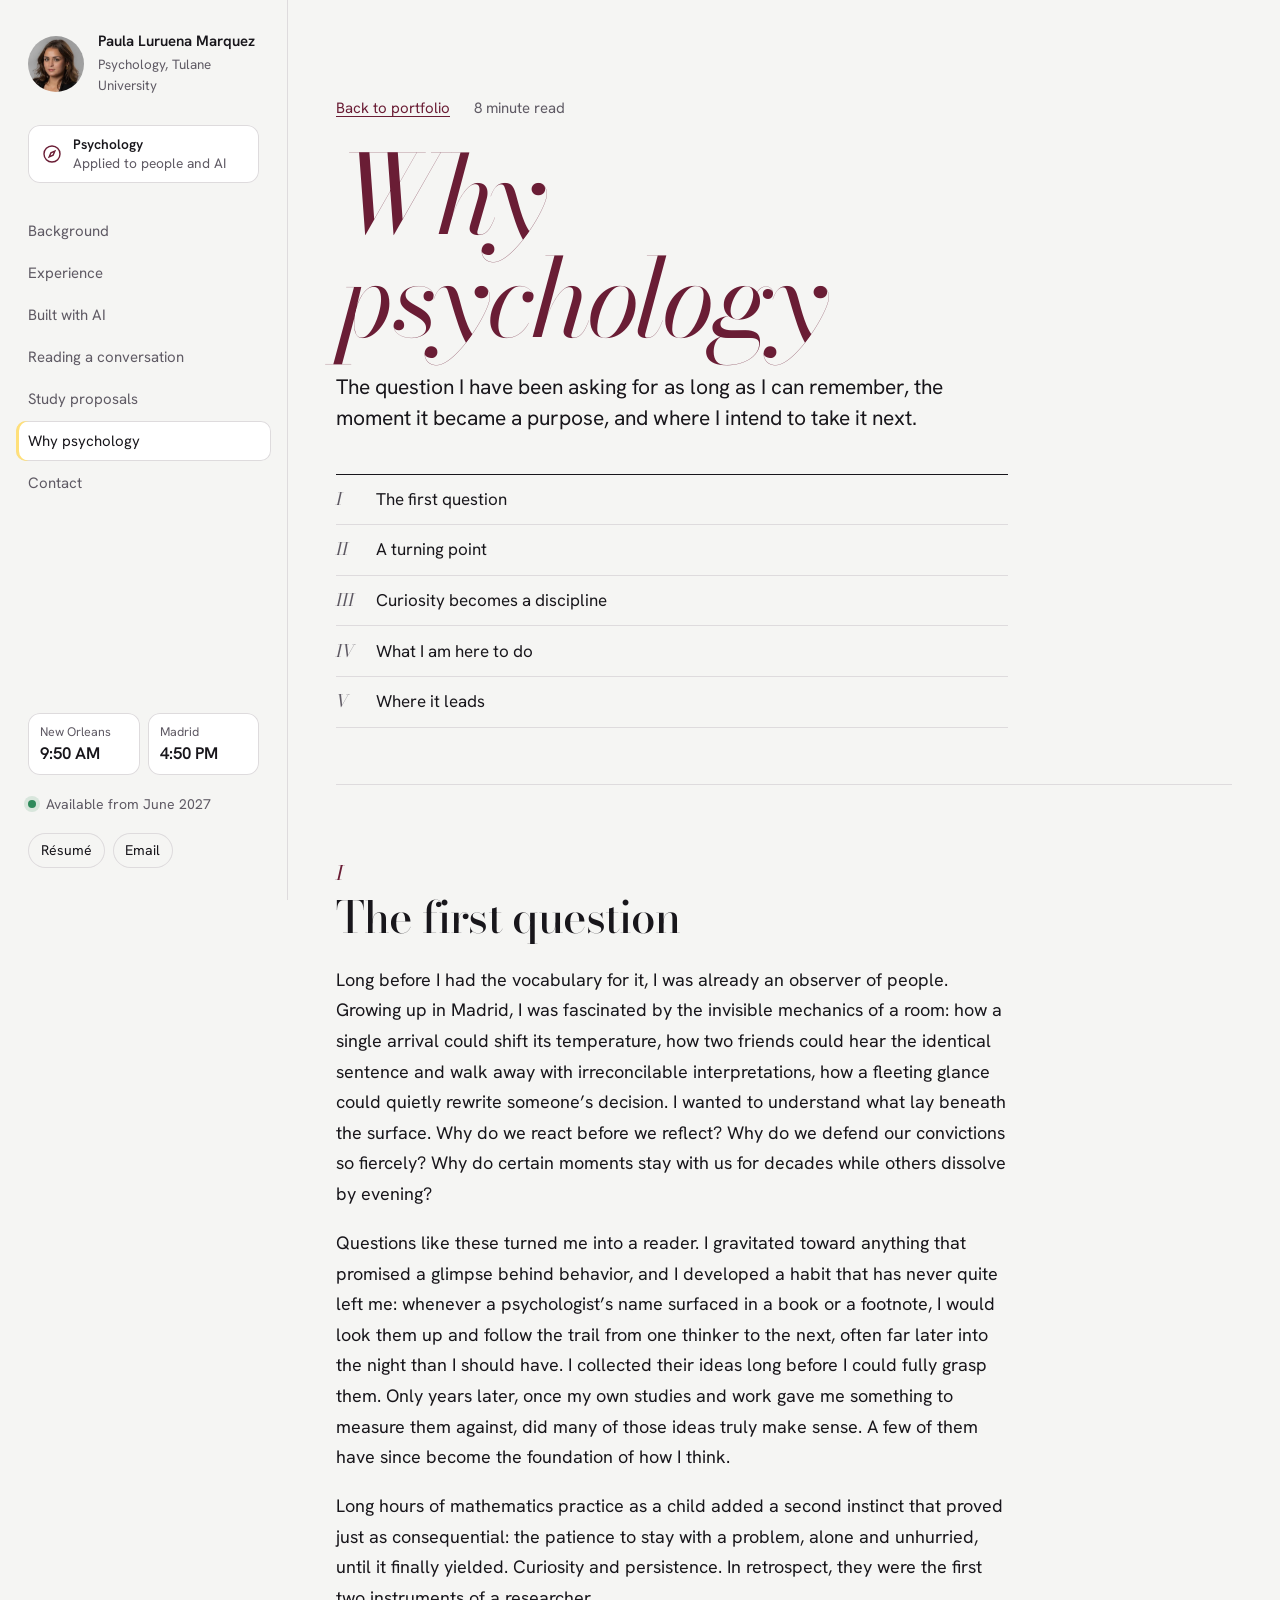
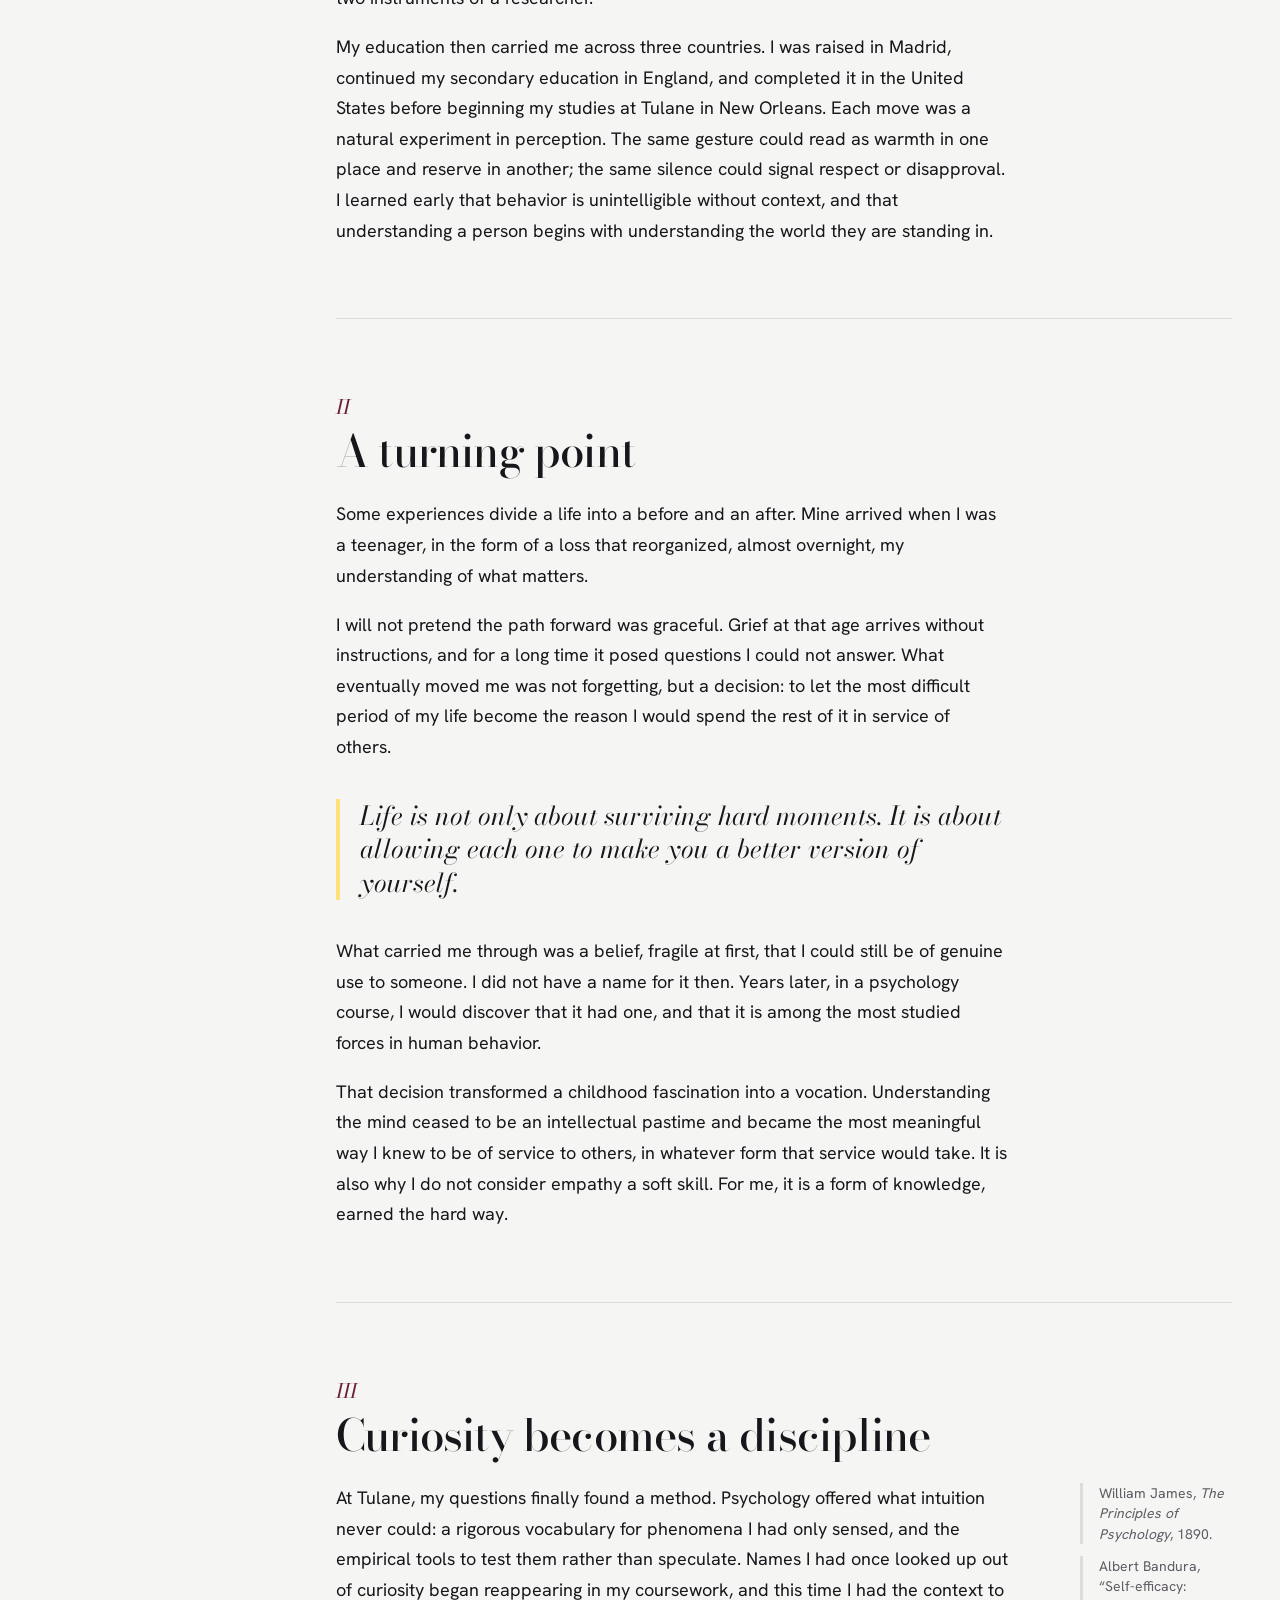
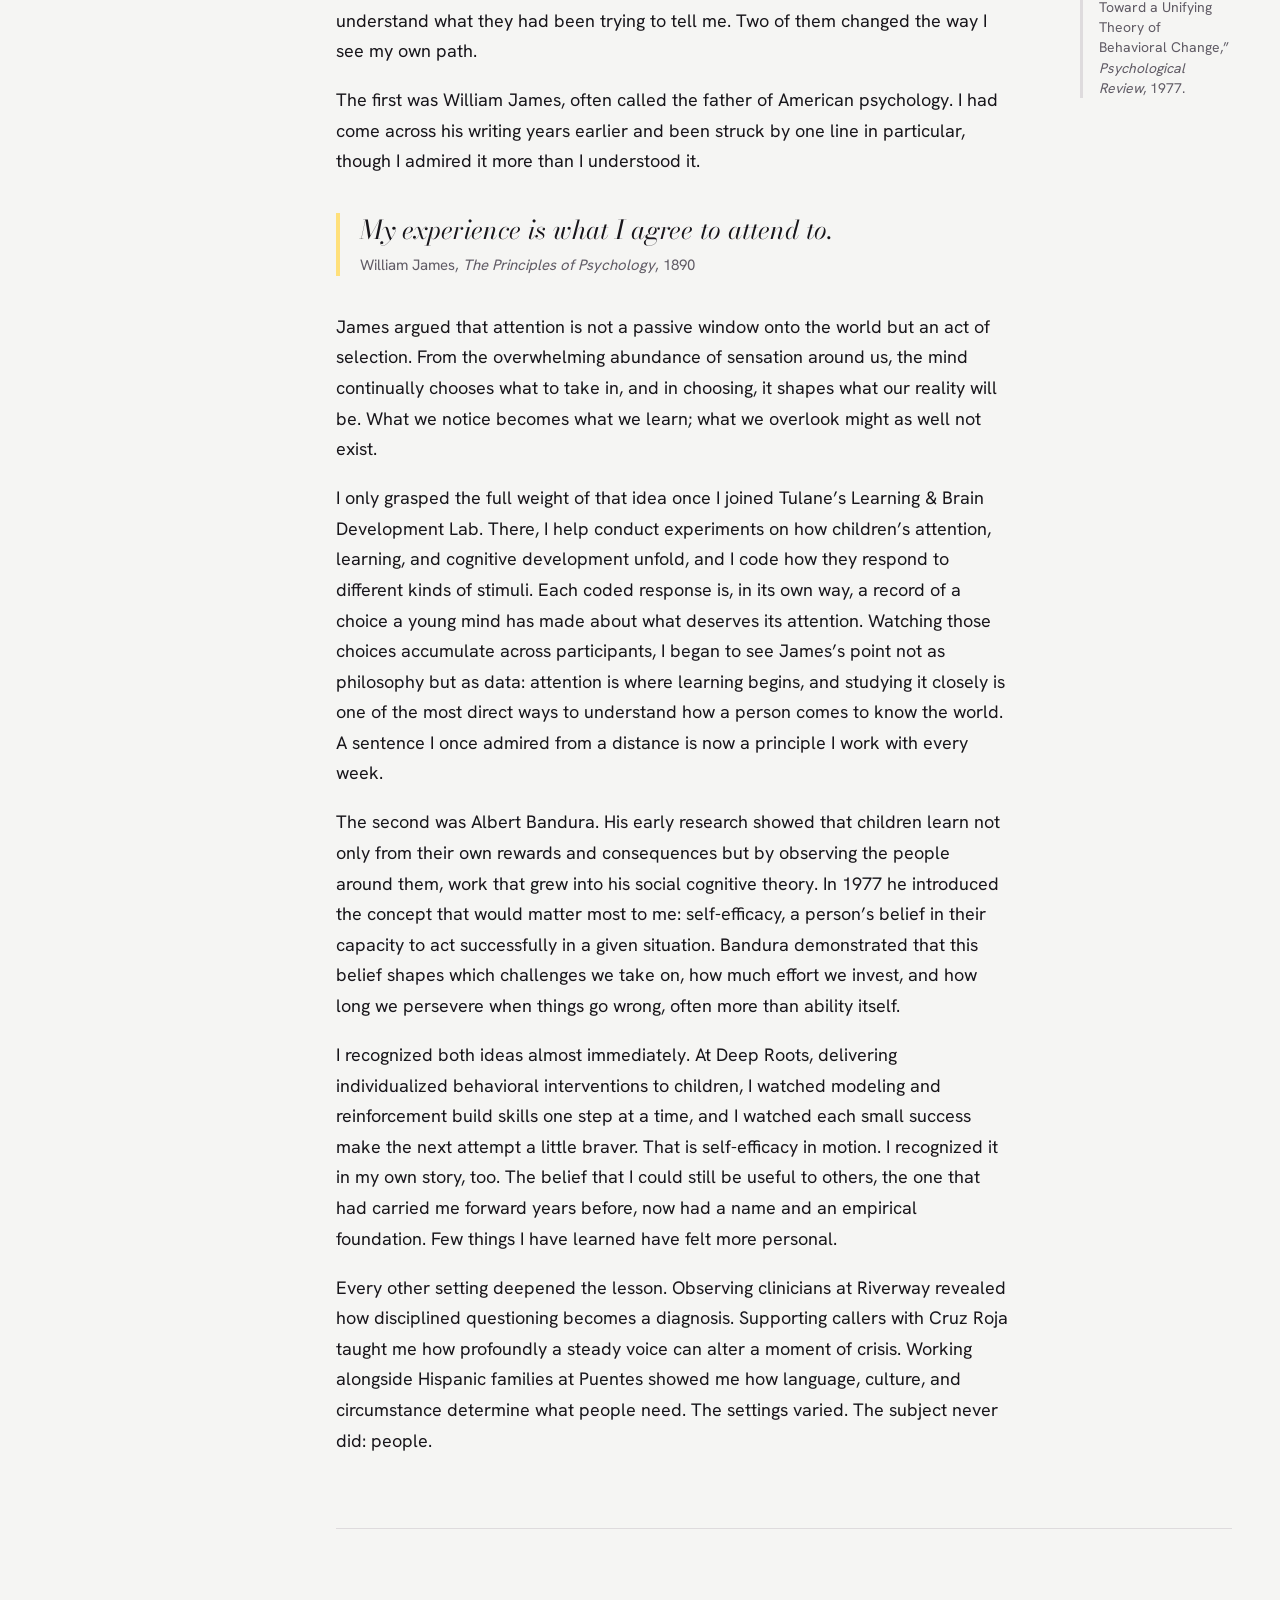
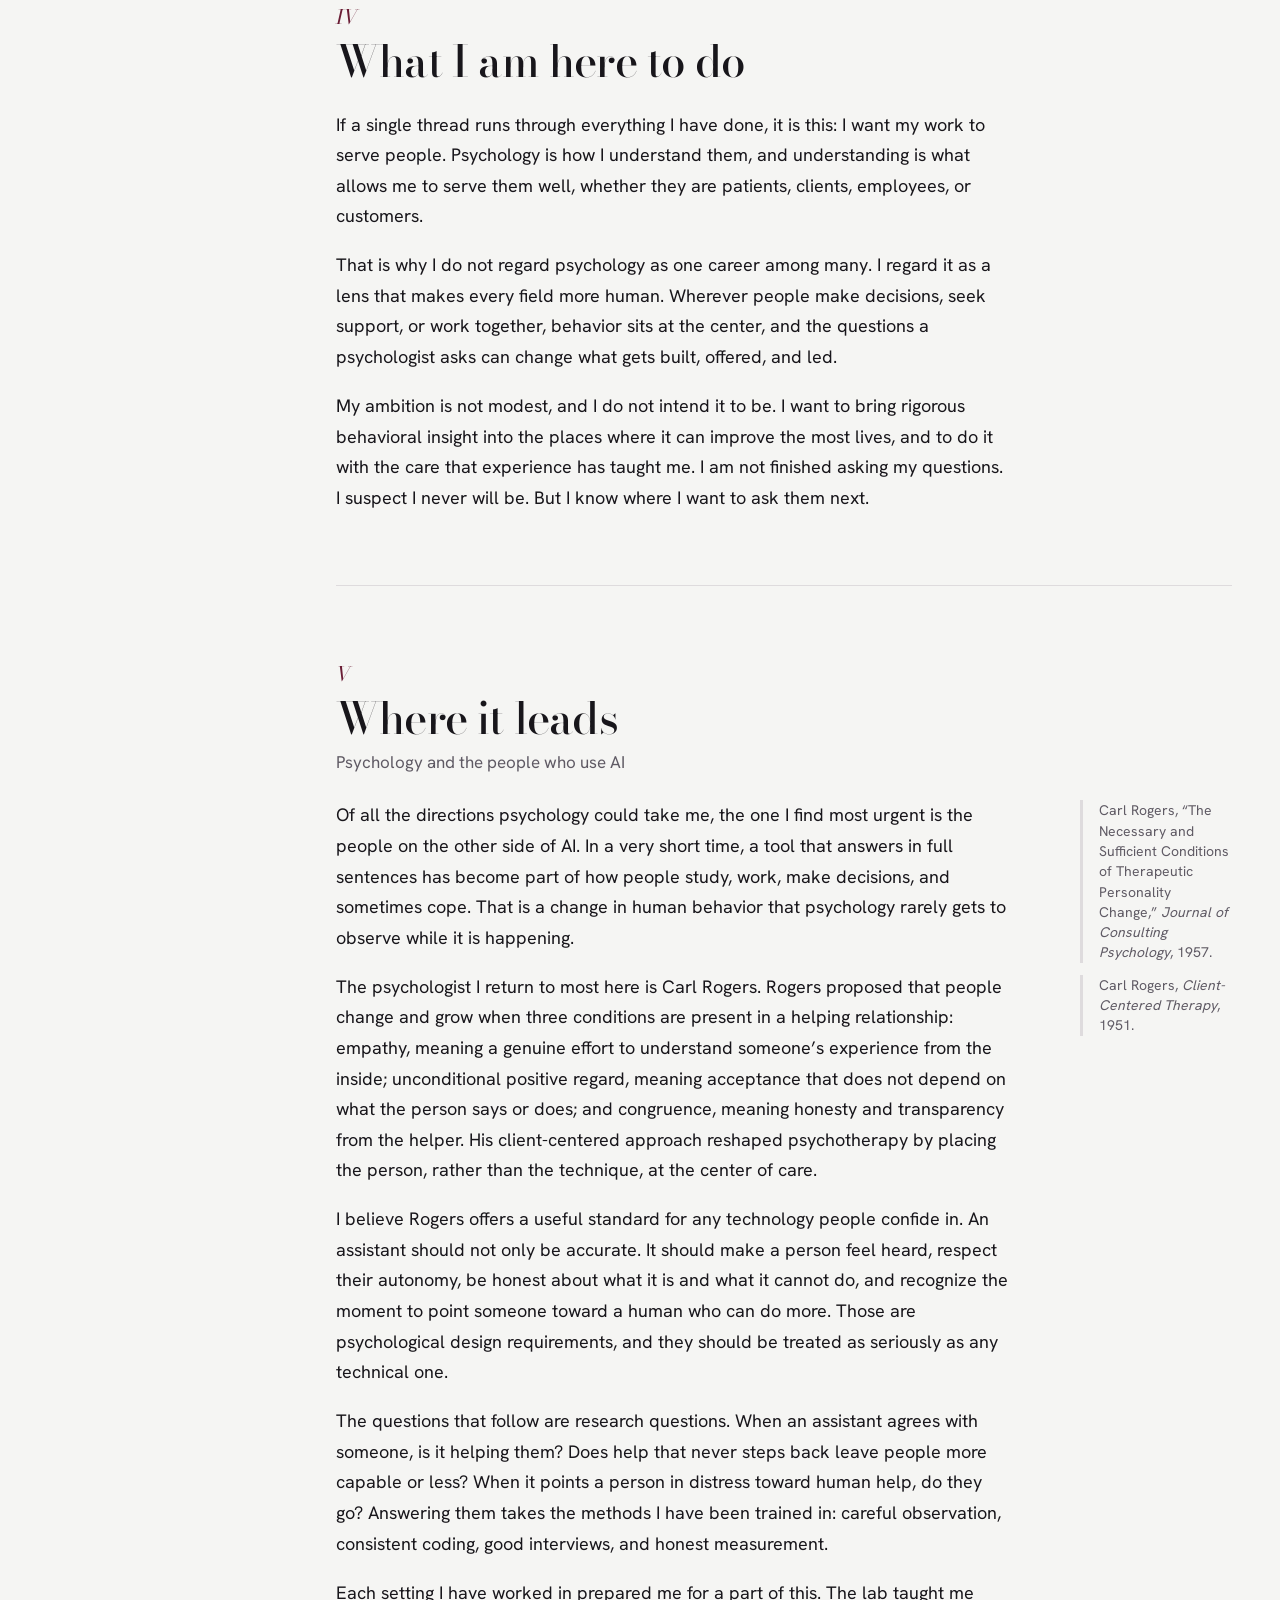
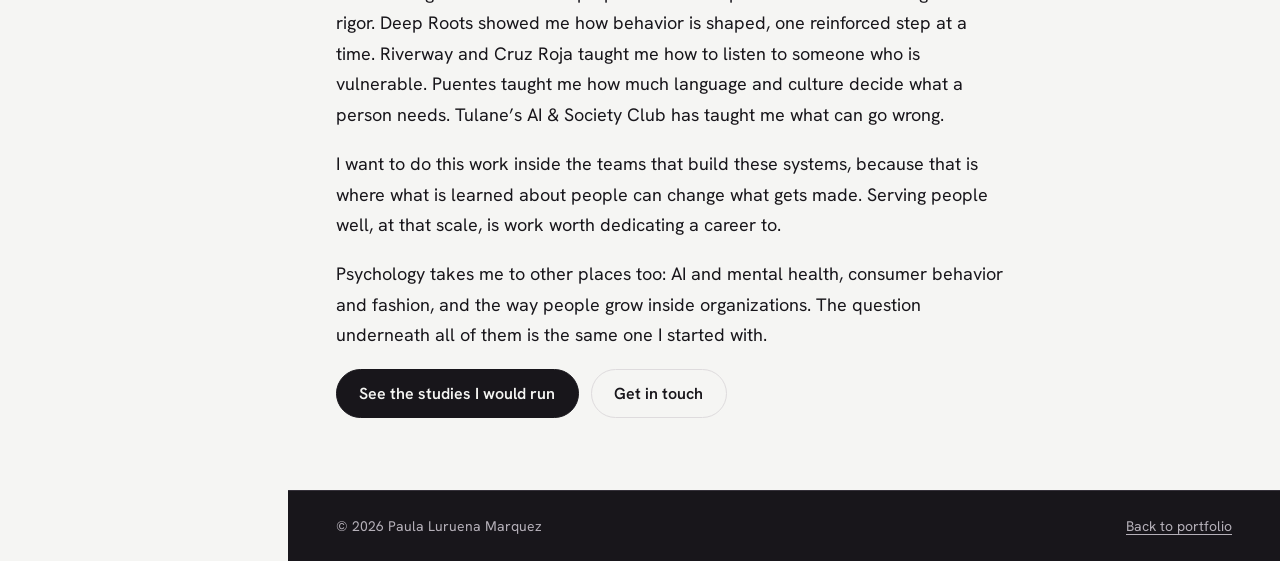
<file: story.html>
<!doctype html>
<html lang="en">
<head>
  <meta charset="UTF-8">
  <meta name="viewport" content="width=device-width, initial-scale=1">
  <meta name="theme-color" content="#f5f5f3">
  <title>Why psychology | Paula Luruena Marquez</title>
  <meta name="description" content="Why Paula Luruena Marquez chose psychology: a lifelong question about human behavior, a turning point, and a commitment to serving others.">
  <meta property="og:title" content="Why psychology | Paula Luruena Marquez">
  <meta property="og:description" content="The question I have been asking for as long as I can remember, the moment it became a purpose, and where I intend to take it next.">
  <meta property="og:type" content="article">
  <meta property="og:url" content="https://paulaluruena.github.io/Paula_Luruena_Portfolio_AI/story.html">
  <link rel="canonical" href="https://paulaluruena.github.io/Paula_Luruena_Portfolio_AI/story.html">
  <link rel="icon" type="image/svg+xml" href="data:image/svg+xml,%3Csvg xmlns='http://www.w3.org/2000/svg' viewBox='0 0 64 64'%3E%3Crect width='64' height='64' rx='32' fill='%2318161b'/%3E%3Crect x='12' y='35' width='40' height='11' rx='3' fill='%23ffe07a'/%3E%3Ctext x='32' y='44' text-anchor='middle' font-family='Georgia,serif' font-style='italic' font-size='27' fill='%23f5f5f3'%3EPL%3C/text%3E%3C/svg%3E">
  <link rel="preload" href="assets/bodoni-moda-latin-opsz-normal.woff2" as="font" type="font/woff2" crossorigin>
  <link rel="preload" href="assets/hanken-grotesk-latin-wght-normal.woff2" as="font" type="font/woff2" crossorigin>
  <link rel="stylesheet" href="styles.css">
  <script>document.documentElement.className = "js";</script>
  <script src="script.js" defer></script>
</head>
<body class="story-page">
  <a class="skip-link" href="#main">Skip to content</a>
  <div class="read-progress" aria-hidden="true"><span></span></div>

  <header class="top">
    <div class="top-in">
    <a class="who" href="index.html"><img src="assets/paula-avatar.jpg" width="40" height="40" alt=""><span><span class="who-name">Paula Luruena Marquez</span><span class="who-role">Psychology, Tulane University</span></span></a>
      <p class="track-label"><svg width="20" height="20" viewBox="0 0 20 20" fill="none" stroke="currentColor" stroke-width="1.4" aria-hidden="true"><circle cx="10" cy="10" r="8"/><path d="m12.8 7.2-1.7 3.9-3.9 1.7 1.7-3.9z"/></svg><span><strong>Psychology</strong><span>Applied to people and AI</span></span></p>
    <nav class="top-nav" aria-label="Sections">
      <a href="index.html#background">Background</a>
      <a href="index.html#experience">Experience</a>
      <a href="index.html#built">Built with AI</a>
      <a href="index.html#reading">Reading a conversation</a>
      <a href="index.html#proposals">Study proposals</a>
      <a href="story.html" aria-current="page">Why psychology</a>
      <a href="index.html#contact">Contact</a>
    </nav>
      <div class="rail-foot">
        <div class="clocks"><p class="clock"><span>New Orleans</span><time data-tz="America/Chicago">&nbsp;</time></p><p class="clock"><span>Madrid</span><time data-tz="Europe/Madrid">&nbsp;</time></p></div>
        <p class="status"><i aria-hidden="true"></i>Available from June 2027</p>
        <p class="rail-links"><a href="assets/Paula-Luruena-Marquez-Resume.pdf" download>Résumé</a><a href="mailto:paulaluruena9@gmail.com">Email</a></p>
      </div>
    </div>
  </header>

  <main id="main">
    <section class="story-hero" id="top" aria-labelledby="story-title">
      <div class="page">
        <p class="story-back"><a href="index.html">Back to portfolio</a><span>8 minute read</span></p>
        <h1 id="story-title" class="story-title">Why psychology</h1>
        <p class="story-dek">The question I have been asking for as long as I can remember, the moment it became a purpose, and where I intend to take it next.</p>
        <ol class="story-toc"><li><a href="#ch-1"><span>I</span>The first question</a></li><li><a href="#ch-2"><span>II</span>A turning point</a></li><li><a href="#ch-3"><span>III</span>Curiosity becomes a discipline</a></li><li><a href="#ch-4"><span>IV</span>What I am here to do</a></li><li><a href="#where"><span>V</span>Where it leads</a></li></ol>
      </div>
    </section>
    <article class="essay page">
        <section class="chapter" id="ch-1" aria-labelledby="ch-1-t">
          <header class="chapter-head"><span class="chapter-num" aria-hidden="true">I</span><h2 id="ch-1-t">The first question</h2></header>
          <div class="chapter-body"><div class="chapter-text"><p>Long before I had the vocabulary for it, I was already an observer of people. Growing up in Madrid, I was fascinated by the invisible mechanics of a room: how a single arrival could shift its temperature, how two friends could hear the identical sentence and walk away with irreconcilable interpretations, how a fleeting glance could quietly rewrite someone’s decision. I wanted to understand what lay beneath the surface. Why do we react before we reflect? Why do we defend our convictions so fiercely? Why do certain moments stay with us for decades while others dissolve by evening?</p><p>Questions like these turned me into a reader. I gravitated toward anything that promised a glimpse behind behavior, and I developed a habit that has never quite left me: whenever a psychologist’s name surfaced in a book or a footnote, I would look them up and follow the trail from one thinker to the next, often far later into the night than I should have. I collected their ideas long before I could fully grasp them. Only years later, once my own studies and work gave me something to measure them against, did many of those ideas truly make sense. A few of them have since become the foundation of how I think.</p><p>Long hours of mathematics practice as a child added a second instinct that proved just as consequential: the patience to stay with a problem, alone and unhurried, until it finally yielded. Curiosity and persistence. In retrospect, they were the first two instruments of a researcher.</p><p>My education then carried me across three countries. I was raised in Madrid, continued my secondary education in England, and completed it in the United States before beginning my studies at Tulane in New Orleans. Each move was a natural experiment in perception. The same gesture could read as warmth in one place and reserve in another; the same silence could signal respect or disapproval. I learned early that behavior is unintelligible without context, and that understanding a person begins with understanding the world they are standing in.</p></div></div>
        </section>
        <section class="chapter" id="ch-2" aria-labelledby="ch-2-t">
          <header class="chapter-head"><span class="chapter-num" aria-hidden="true">II</span><h2 id="ch-2-t">A turning point</h2></header>
          <div class="chapter-body"><div class="chapter-text"><p>Some experiences divide a life into a before and an after. Mine arrived when I was a teenager, in the form of a loss that reorganized, almost overnight, my understanding of what matters.</p><p>I will not pretend the path forward was graceful. Grief at that age arrives without instructions, and for a long time it posed questions I could not answer. What eventually moved me was not forgetting, but a decision: to let the most difficult period of my life become the reason I would spend the rest of it in service of others.</p><blockquote class="pull"><p>Life is not only about surviving hard moments. It is about allowing each one to make you a better version of yourself.</p></blockquote><p>What carried me through was a belief, fragile at first, that I could still be of genuine use to someone. I did not have a name for it then. Years later, in a psychology course, I would discover that it had one, and that it is among the most studied forces in human behavior.</p><p>That decision transformed a childhood fascination into a vocation. Understanding the mind ceased to be an intellectual pastime and became the most meaningful way I knew to be of service to others, in whatever form that service would take. It is also why I do not consider empathy a soft skill. For me, it is a form of knowledge, earned the hard way.</p></div></div>
        </section>
        <section class="chapter" id="ch-3" aria-labelledby="ch-3-t">
          <header class="chapter-head"><span class="chapter-num" aria-hidden="true">III</span><h2 id="ch-3-t">Curiosity becomes a discipline</h2></header>
          <div class="chapter-body"><div class="chapter-text"><p>At Tulane, my questions finally found a method. Psychology offered what intuition never could: a rigorous vocabulary for phenomena I had only sensed, and the empirical tools to test them rather than speculate. Names I had once looked up out of curiosity began reappearing in my coursework, and this time I had the context to understand what they had been trying to tell me. Two of them changed the way I see my own path.</p><p>The first was William James, often called the father of American psychology. I had come across his writing years earlier and been struck by one line in particular, though I admired it more than I understood it.</p><blockquote class="pull pull-cited"><p>My experience is what I agree to attend to.</p><footer>William James, <cite>The Principles of Psychology</cite>, 1890</footer></blockquote><p>James argued that attention is not a passive window onto the world but an act of selection. From the overwhelming abundance of sensation around us, the mind continually chooses what to take in, and in choosing, it shapes what our reality will be. What we notice becomes what we learn; what we overlook might as well not exist.</p><p>I only grasped the full weight of that idea once I joined Tulane’s Learning &amp; Brain Development Lab. There, I help conduct experiments on how children’s attention, learning, and cognitive development unfold, and I code how they respond to different kinds of stimuli. Each coded response is, in its own way, a record of a choice a young mind has made about what deserves its attention. Watching those choices accumulate across participants, I began to see James’s point not as philosophy but as data: attention is where learning begins, and studying it closely is one of the most direct ways to understand how a person comes to know the world. A sentence I once admired from a distance is now a principle I work with every week.</p><p>The second was Albert Bandura. His early research showed that children learn not only from their own rewards and consequences but by observing the people around them, work that grew into his social cognitive theory. In 1977 he introduced the concept that would matter most to me: self-efficacy, a person’s belief in their capacity to act successfully in a given situation. Bandura demonstrated that this belief shapes which challenges we take on, how much effort we invest, and how long we persevere when things go wrong, often more than ability itself.</p><p>I recognized both ideas almost immediately. At Deep Roots, delivering individualized behavioral interventions to children, I watched modeling and reinforcement build skills one step at a time, and I watched each small success make the next attempt a little braver. That is self-efficacy in motion. I recognized it in my own story, too. The belief that I could still be useful to others, the one that had carried me forward years before, now had a name and an empirical foundation. Few things I have learned have felt more personal.</p><p>Every other setting deepened the lesson. Observing clinicians at Riverway revealed how disciplined questioning becomes a diagnosis. Supporting callers with Cruz Roja taught me how profoundly a steady voice can alter a moment of crisis. Working alongside Hispanic families at Puentes showed me how language, culture, and circumstance determine what people need. The settings varied. The subject never did: people.</p></div><aside class="chapter-notes"><p class="sidenote">William James, <cite>The Principles of Psychology</cite>, 1890.</p><p class="sidenote">Albert Bandura, “Self-efficacy: Toward a Unifying Theory of Behavioral Change,” <cite>Psychological Review</cite>, 1977.</p></aside></div>
        </section>
        <section class="chapter" id="ch-4" aria-labelledby="ch-4-t">
          <header class="chapter-head"><span class="chapter-num" aria-hidden="true">IV</span><h2 id="ch-4-t">What I am here to do</h2></header>
          <div class="chapter-body"><div class="chapter-text"><p>If a single thread runs through everything I have done, it is this: I want my work to serve people. Psychology is how I understand them, and understanding is what allows me to serve them well, whether they are patients, clients, employees, or customers.</p><p>That is why I do not regard psychology as one career among many. I regard it as a lens that makes every field more human. Wherever people make decisions, seek support, or work together, behavior sits at the center, and the questions a psychologist asks can change what gets built, offered, and led.</p><p>My ambition is not modest, and I do not intend it to be. I want to bring rigorous behavioral insight into the places where it can improve the most lives, and to do it with the care that experience has taught me. I am not finished asking my questions. I suspect I never will be. But I know where I want to ask them next.</p></div></div>
        </section>
        <section class="chapter" id="where" aria-labelledby="where-t">
          <header class="chapter-head"><span class="chapter-num" aria-hidden="true">V</span><h2 id="where-t">Where it leads</h2><p class="chapter-sub">Psychology and the people who use AI</p></header>
          <div class="chapter-body"><div class="chapter-text"><p>Of all the directions psychology could take me, the one I find most urgent is the people on the other side of AI. In a very short time, a tool that answers in full sentences has become part of how people study, work, make decisions, and sometimes cope. That is a change in human behavior that psychology rarely gets to observe while it is happening.</p><p>The psychologist I return to most here is Carl Rogers. Rogers proposed that people change and grow when three conditions are present in a helping relationship: empathy, meaning a genuine effort to understand someone’s experience from the inside; unconditional positive regard, meaning acceptance that does not depend on what the person says or does; and congruence, meaning honesty and transparency from the helper. His client-centered approach reshaped psychotherapy by placing the person, rather than the technique, at the center of care.</p><p>I believe Rogers offers a useful standard for any technology people confide in. An assistant should not only be accurate. It should make a person feel heard, respect their autonomy, be honest about what it is and what it cannot do, and recognize the moment to point someone toward a human who can do more. Those are psychological design requirements, and they should be treated as seriously as any technical one.</p><p>The questions that follow are research questions. When an assistant agrees with someone, is it helping them? Does help that never steps back leave people more capable or less? When it points a person in distress toward human help, do they go? Answering them takes the methods I have been trained in: careful observation, consistent coding, good interviews, and honest measurement.</p><p>Each setting I have worked in prepared me for a part of this. The lab taught me rigor. Deep Roots showed me how behavior is shaped, one reinforced step at a time. Riverway and Cruz Roja taught me how to listen to someone who is vulnerable. Puentes taught me how much language and culture decide what a person needs. Tulane’s AI &amp; Society Club has taught me what can go wrong.</p><p>I want to do this work inside the teams that build these systems, because that is where what is learned about people can change what gets made. Serving people well, at that scale, is work worth dedicating a career to.</p><p>Psychology takes me to other places too: AI and mental health, consumer behavior and fashion, and the way people grow inside organizations. The question underneath all of them is the same one I started with.</p>
            <p class="story-actions"><a class="button" href="index.html#proposals">See the studies I would run</a><a class="button button-quiet" href="index.html#contact">Get in touch</a></p></div><aside class="chapter-notes"><p class="sidenote">Carl Rogers, “The Necessary and Sufficient Conditions of Therapeutic Personality Change,” <cite>Journal of Consulting Psychology</cite>, 1957.</p><p class="sidenote">Carl Rogers, <cite>Client-Centered Therapy</cite>, 1951.</p></aside></div>
        </section>
    </article>
  </main>
  <footer class="footer"><div class="page"><span>© <span id="year">2026</span> Paula Luruena Marquez</span><a href="index.html">Back to portfolio</a></div></footer>
</body>
</html>
</file>
<file: styles.css>
/* Paula Luruena Marquez — psychology for the people who use AI
   A relative of her other portfolios: Bodoni Moda and Hanken Grotesk, the same paper, ink and wine,
   and a side rail. What is its own: the five highlighters of the codebook. */

@font-face {
  font-family: "Bodoni Moda";
  src: url("assets/bodoni-moda-latin-opsz-normal.woff2") format("woff2");
  font-weight: 400 900; font-style: normal; font-display: swap;
}
@font-face {
  font-family: "Bodoni Moda";
  src: url("assets/bodoni-moda-latin-opsz-italic.woff2") format("woff2");
  font-weight: 400 900; font-style: italic; font-display: swap;
}
@font-face {
  font-family: "Hanken Grotesk";
  src: url("assets/hanken-grotesk-latin-wght-normal.woff2") format("woff2");
  font-weight: 100 900; font-style: normal; font-display: swap;
}

:root {
  --paper: #f5f5f3;
  --sheet: #ffffff;
  --ink: #18161b;
  --muted: #5f5a64;
  --rule: #dedbdd;
  --accent: #6a1d35;
  --blush: #f3e8ea;
  --mist: #eceaf0;
  --rail: 288px;

  --hl-disclosure: #bfe3ff;
  --hl-checking: #bdecd3;
  --hl-person: #ffc9d9;
  --hl-handover: #ffe07a;
  --hl-repair: #dcd2ff;

  --display: "Bodoni Moda", Didot, "Times New Roman", serif;
  --text: "Hanken Grotesk", "Helvetica Neue", Arial, sans-serif;

  --page: 70rem;
  --gutter: clamp(1.25rem, 4vw, 3rem);
  --main: 42rem;
  --ease: cubic-bezier(0.2, 0.7, 0.2, 1);
}

*, *::before, *::after { box-sizing: border-box; }
html { scroll-behavior: smooth; scroll-padding-top: 5rem; -webkit-text-size-adjust: 100%; }
body {
  margin: 0; background: var(--paper); color: var(--ink);
  font-family: var(--text); font-size: 1.0625rem; line-height: 1.6;
  text-rendering: optimizeLegibility; -webkit-font-smoothing: antialiased;
  overflow-x: clip;
}
img { max-width: 100%; display: block; }
h1, h2, h3, h4, p, ul, ol, dl, dd, blockquote { margin: 0; }
ul, ol { padding: 0; list-style: none; }
a { color: var(--accent); text-underline-offset: 0.2em; text-decoration-thickness: 0.06em; }
a:hover { text-decoration-thickness: 0.12em; }
button { font: inherit; color: inherit; }
:focus-visible { outline: 2.5px solid var(--accent); outline-offset: 3px; border-radius: 3px; }
[hidden] { display: none !important; }
::selection { background: var(--blush); color: var(--accent); }

h1, h2, h3, .story-title {
  font-family: var(--display); font-weight: 400; font-optical-sizing: auto;
}
h2, h3 { font-weight: 500; }

.skip-link { position: absolute; left: 1rem; top: -4rem; background: var(--ink); color: var(--paper); padding: 0.5rem 1rem; z-index: 30; }
.skip-link:focus { top: 1rem; }

.page { max-width: var(--page); margin-inline: auto; padding-inline: var(--gutter); }
.split { display: grid; gap: 1.5rem 4.5rem; }
@media (min-width: 60rem) {
  .split { grid-template-columns: minmax(0, var(--main)) minmax(0, 1fr); }
}

/* ---------- Side rail (desktop) / top bar (smaller screens) ---------- */
.top {
  position: sticky; top: 0; z-index: 20;
  background: color-mix(in srgb, var(--paper) 90%, transparent);
  -webkit-backdrop-filter: blur(10px); backdrop-filter: blur(10px);
  border-bottom: 1px solid transparent; transition: border-color 0.3s;
}
.top.is-stuck { border-bottom-color: var(--rule); }
.top-in { padding: 0.7rem var(--gutter); display: flex; align-items: center; gap: 1.25rem; font-size: 0.9375rem; }
.who { display: inline-flex; align-items: center; gap: 0.85rem; color: var(--ink); text-decoration: none; flex: none; }
.who img { width: 40px; height: 40px; border-radius: 50%; object-fit: cover; }
.who-name { display: block; font-weight: 600; line-height: 1.25; }
.who-role { display: block; font-size: 0.84rem; color: var(--muted); margin-top: 3px; }
.top-nav { display: flex; gap: 1.4rem; overflow-x: auto; scrollbar-width: none; white-space: nowrap; }
.top-nav::-webkit-scrollbar { display: none; }
.top-nav a {
  color: var(--muted); text-decoration: none; padding-block: 0.35rem;
  background: linear-gradient(var(--hl-handover), var(--hl-handover)) no-repeat 0 85% / 0 0.45em;
  transition: background-size 0.35s var(--ease), color 0.2s, background-color 0.2s;
}
.top-nav a:hover { color: var(--ink); }
.top-nav a.is-current, .top-nav a[aria-current="page"] { color: var(--ink); background-size: 100% 0.45em; }
.track-label, .rail-foot { display: none; }

@media (max-width: 44rem) {
  .who > span { display: none; }
}
@media (min-width: 70rem) {
  html { scroll-padding-top: 2rem; }
  .top {
    position: fixed; inset: 0 auto 0 0; width: var(--rail); overflow-y: auto; scrollbar-width: none;
    background: var(--paper); -webkit-backdrop-filter: none; backdrop-filter: none;
    border-bottom: 0; border-right: 1px solid var(--rule);
  }
  .top::-webkit-scrollbar { display: none; }
  .top-in { min-height: 100%; flex-direction: column; align-items: stretch; gap: 1.75rem; padding: 2rem 1.75rem; }
  .who img { width: 56px; height: 56px; }
  .track-label {
    display: flex; align-items: center; gap: 0.65rem; padding: 0.65rem 0.9rem; border-radius: 12px;
    background: var(--sheet); box-shadow: inset 0 0 0 1px var(--rule); font-size: 0.86rem; line-height: 1.35;
  }
  .track-label svg { flex: none; color: var(--accent); }
  .track-label strong { display: block; font-weight: 600; }
  .track-label span span { color: var(--muted); }
  .top-nav { display: grid; gap: 2px; overflow: visible; white-space: normal; }
  .top-nav a { padding: 0.5rem 0.75rem; margin-inline: -0.75rem; border-radius: 10px; background: none; }
  .top-nav a:hover { background: var(--mist); }
  .top-nav a.is-current, .top-nav a[aria-current="page"] { background: var(--sheet); box-shadow: inset 3px 0 0 var(--hl-handover), inset 0 0 0 1px var(--rule); }
  .rail-foot { display: grid; gap: 1.1rem; margin-top: auto; font-size: 0.88rem; }
  .clocks { display: grid; grid-template-columns: 1fr 1fr; gap: 8px; }
  .clock { padding: 0.6rem 0.75rem; border-radius: 12px; background: var(--sheet); box-shadow: inset 0 0 0 1px var(--rule); }
  .clock span { display: block; color: var(--muted); font-size: 0.78rem; }
  .clock time { font-size: 1.05rem; font-weight: 600; line-height: 1.3; font-variant-numeric: tabular-nums; }
  .status { display: flex; align-items: center; gap: 0.65rem; color: var(--muted); }
  .status i { width: 8px; height: 8px; border-radius: 50%; background: #2f8a5b; box-shadow: 0 0 0 4px rgba(47, 138, 91, 0.15); }
  .rail-links { display: flex; flex-wrap: wrap; gap: 8px; }
  .rail-links a { color: var(--ink); text-decoration: none; padding: 0.4rem 0.8rem; border-radius: 999px; box-shadow: inset 0 0 0 1px var(--rule); transition: background-color 0.2s, box-shadow 0.2s; }
  .rail-links a:hover { background: var(--sheet); box-shadow: inset 0 0 0 1px var(--accent); }
  main, .footer { margin-left: var(--rail); }
  .codebook { top: 2rem !important; }
}

/* ---------- Hero ---------- */
.hero { position: relative; padding-block: clamp(2.5rem, 5vw, 4rem) clamp(3rem, 7vw, 5.5rem); overflow: hidden; }
.hero::before {
  content: ""; position: absolute; inset: 0; pointer-events: none;
  background-image: linear-gradient(#ebe9ea 1px, transparent 1px), linear-gradient(90deg, #ebe9ea 1px, transparent 1px);
  background-size: 96px 96px;
  -webkit-mask-image: linear-gradient(180deg, #000 0%, transparent 80%); mask-image: linear-gradient(180deg, #000 0%, transparent 80%);
}
.hero > * { position: relative; }
.hero-top { display: flex; justify-content: space-between; flex-wrap: wrap; gap: 0.5rem 1rem; font-size: 0.9rem; color: var(--muted); padding-bottom: clamp(2.25rem, 6vw, 5rem); }
.hero-top strong { color: var(--ink); font-weight: 600; }
.hero h1 {
  font-size: clamp(2.6rem, 6vw, 5.6rem); line-height: 1; letter-spacing: -0.03em;
  max-width: 16ch; text-wrap: balance; margin-bottom: clamp(2.25rem, 5vw, 4rem);
}
/* The three verbs are swiped with highlighters once, when the page opens */
.swipe {
  font-style: italic; color: var(--accent); padding-inline: 0.08em; margin-inline: -0.04em;
  background: linear-gradient(var(--c), var(--c)) no-repeat 0 78% / 100% 0.42em;
  animation: swipe 0.7s var(--ease) both;
}
.swipe[data-code="checking"] { --c: var(--hl-checking); animation-delay: 0.35s; }
.swipe[data-code="person"] { --c: var(--hl-person); animation-delay: 0.75s; }
.swipe[data-code="handover"] { --c: var(--hl-handover); animation-delay: 1.15s; }
@keyframes swipe { from { background-size: 0 0.42em; } to { background-size: 100% 0.42em; } }

.lede { font-size: 1.25rem; line-height: 1.6; }
.actions, .pane-actions, .story-actions { display: flex; flex-wrap: wrap; gap: 0.75rem; margin-top: 2rem; }
.button {
  display: inline-flex; align-items: center; justify-content: center;
  font-size: 1rem; font-weight: 600; line-height: 1.2;
  padding: 0.85rem 1.4rem; border-radius: 999px; border: 1.5px solid var(--ink);
  background: var(--ink); color: var(--paper); text-decoration: none; cursor: pointer;
  transition: background-color 0.2s, border-color 0.2s, color 0.2s, transform 0.2s var(--ease);
}
.button:hover { background: var(--accent); border-color: var(--accent); transform: translateY(-1px); }
.button:active { transform: translateY(0); }
.button-quiet { background: transparent; color: var(--ink); border-color: var(--rule); }
.button-quiet:hover { background: var(--sheet); border-color: var(--ink); color: var(--ink); }

.facts { font-size: 0.9375rem; line-height: 1.45; align-self: start; border-top: 1.5px solid var(--ink); }
.facts > div { display: grid; grid-template-columns: 6.5rem 1fr; gap: 1rem; padding-block: 0.75rem; border-bottom: 1px solid var(--rule); }
.facts dt { color: var(--muted); }

/* ---------- Sections ---------- */
.section { padding-block: clamp(4rem, 8vw, 6.5rem); border-top: 1px solid var(--rule); }
.section-head { display: grid; gap: 1rem 3rem; align-items: end; margin-bottom: clamp(2.25rem, 5vw, 3.5rem); }
@media (min-width: 52rem) { .section-head { grid-template-columns: minmax(0, 7fr) minmax(0, 5fr); } }
.section h2, .contact h2 { font-size: clamp(2.3rem, 4.4vw, 3.8rem); line-height: 1; letter-spacing: -0.025em; text-wrap: balance; }
.section-head p { color: var(--muted); max-width: 30rem; }
.col-main > p + p { margin-top: 1rem; }
.margin-note { font-size: 0.9375rem; line-height: 1.5; color: var(--muted); align-self: start; padding-left: 1rem; border-left: 3px solid var(--hl-handover); }
.text-link { font-weight: 600; }

/* ---------- How I read a conversation: a five-step analysis ---------- */
.reader { display: grid; gap: 1.25rem 2rem; align-items: start; }
@media (min-width: 64rem) {
  .reader { grid-template-columns: minmax(0, 1fr) minmax(0, 1.08fr); }
  .rd-steps { grid-column: 1 / -1; }
}
.rd-steps { display: flex; gap: 4px; padding: 4px; border-radius: 999px; background: var(--mist); justify-self: start; max-width: 100%; overflow-x: auto; scrollbar-width: none; }
.rd-steps::-webkit-scrollbar { display: none; }
.rd-steps button { display: inline-flex; align-items: center; gap: 0.5rem; white-space: nowrap; border: 0; background: transparent; padding: 0.55rem 1.05rem; border-radius: 999px; font-size: 0.9375rem; font-weight: 600; color: var(--muted); cursor: pointer; transition: background-color 0.3s var(--ease), color 0.3s var(--ease); }
.rd-steps button:hover { color: var(--ink); }
.rd-steps button[aria-selected="true"] { background: var(--ink); color: var(--paper); }
.rd-steps .step-n { font-size: 0.75rem; font-weight: 700; opacity: 0.6; }
html:not(.js) .rd-steps, html:not(.js) .rd-next, html:not(.js) #rd-yours { display: none; }

.sheet { position: relative; background: var(--sheet); border: 1px solid var(--rule); border-radius: 16px; padding: clamp(1.25rem, 2.6vw, 2rem); box-shadow: 0 24px 50px -34px rgba(24, 22, 27, 0.45); }
.sheet::before { content: ""; position: absolute; inset: 0; z-index: -1; background: var(--sheet); border: 1px solid var(--rule); border-radius: 16px; transform: rotate(1.2deg) translate(5px, 5px); }
.sheet-note { font-size: 0.8125rem; color: var(--muted); }
.sheet-context { font-family: var(--display); font-style: italic; font-size: 1.125rem; line-height: 1.45; margin-top: 0.4rem; padding-bottom: 1rem; border-bottom: 1px solid var(--rule); }
.turns { margin-top: 1rem; display: grid; gap: 0.9rem; }
.turn { display: grid; grid-template-columns: 4.5rem 1fr; gap: 0.9rem; font-size: 1rem; line-height: 1.6; }
.speaker { font-size: 0.78rem; font-weight: 700; padding-top: 0.4rem; }
.turn-a { color: var(--muted); }
.turn-a .speaker { font-weight: 500; }
@media (max-width: 30rem) { .turn { grid-template-columns: 1fr; gap: 0; } }

.seg { --c: transparent; padding: 0.1em 0.12em; margin-inline: -0.12em; border-radius: 0.2em 0.4em 0.25em 0.35em; -webkit-box-decoration-break: clone; box-decoration-break: clone; background: linear-gradient(var(--c), var(--c)) no-repeat 0 0 / 0 100%; transition: background-size 0.45s var(--ease); }
.swatch { display: inline-block; width: 0.9rem; height: 0.9rem; border-radius: 3px; flex: none; }
.swatch[data-code="disclosure"] { background: var(--hl-disclosure); }
.swatch[data-code="checking"] { background: var(--hl-checking); }
.swatch[data-code="person"] { background: var(--hl-person); }
.swatch[data-code="handover"] { background: var(--hl-handover); }
.swatch[data-code="repair"] { background: var(--hl-repair); }
.swatch-eraser { background: transparent; border: 1.5px dashed var(--muted); }
.seg[data-code="disclosure"] { --mine: var(--hl-disclosure); }
.seg[data-code="checking"] { --mine: var(--hl-checking); }
.seg[data-code="person"] { --mine: var(--hl-person); }
.seg[data-code="handover"] { --mine: var(--hl-handover); }
.seg[data-code="repair"] { --mine: var(--hl-repair); }

/* Step 2: every coded sentence, or only the chosen code */
.reader[data-step="code"] .seg:not([data-code=""]) { --c: var(--mine); background-size: 100% 100%; cursor: pointer; }
.reader[data-step="code"][data-active="disclosure"] .seg:not([data-code="disclosure"]),
.reader[data-step="code"][data-active="checking"] .seg:not([data-code="checking"]),
.reader[data-step="code"][data-active="person"] .seg:not([data-code="person"]),
.reader[data-step="code"][data-active="handover"] .seg:not([data-code="handover"]),
.reader[data-step="code"][data-active="repair"] .seg:not([data-code="repair"]) { background-size: 0 100%; }
/* Steps 3 and 4: only the evidence for the chosen finding */
.reader[data-step="interpret"][data-finding="1"] .seg[data-f="1"], .reader[data-step="sowhat"][data-finding="1"] .seg[data-f="1"],
.reader[data-step="interpret"][data-finding="2"] .seg[data-f="2"], .reader[data-step="sowhat"][data-finding="2"] .seg[data-f="2"],
.reader[data-step="interpret"][data-finding="3"] .seg[data-f="3"], .reader[data-step="sowhat"][data-finding="3"] .seg[data-f="3"] { --c: var(--mine, var(--mist)); background-size: 100% 100%; }
/* Step 5: the visitor's own highlights */
.reader[data-step="yours"] .seg { cursor: pointer; text-decoration: underline dotted var(--muted); text-decoration-thickness: 1px; text-underline-offset: 0.3em; }
.reader[data-step="yours"] .seg:hover { text-decoration-style: solid; }
.reader[data-step="yours"] .seg[data-guess] { background-size: 100% 100%; text-decoration: none; }
.reader[data-step="yours"] .seg[data-guess="disclosure"] { --c: var(--hl-disclosure); }
.reader[data-step="yours"] .seg[data-guess="checking"] { --c: var(--hl-checking); }
.reader[data-step="yours"] .seg[data-guess="person"] { --c: var(--hl-person); }
.reader[data-step="yours"] .seg[data-guess="handover"] { --c: var(--hl-handover); }
.reader[data-step="yours"] .seg[data-guess="repair"] { --c: var(--hl-repair); }
.reader[data-step="yours"] .seg[data-verdict]::after { content: attr(data-verdict); margin-left: 0.4em; padding: 0.1em 0.5em; border-radius: 999px; font-size: 0.72rem; font-weight: 700; white-space: nowrap; vertical-align: 0.15em; background: var(--ink); color: var(--paper); }
.reader[data-step="yours"] .seg.differ[data-verdict]::after { background: var(--accent); }

.rd-panes { display: grid; background: var(--sheet); border: 1px solid var(--rule); border-radius: 20px; box-shadow: 0 24px 50px -38px rgba(24, 22, 27, 0.4); }
.rd-pane { grid-area: 1 / 1; padding: clamp(1.25rem, 2.6vw, 2rem); font-size: 1rem; line-height: 1.6; display: flex; flex-direction: column; }
.js .rd-pane { visibility: hidden; opacity: 0; transform: translateY(8px); transition: opacity 0.4s var(--ease), transform 0.4s var(--ease), visibility 0s linear 0.4s; }
.js .rd-pane.is-on { visibility: visible; opacity: 1; transform: none; transition-delay: 0s; }
html:not(.js) .rd-pane { grid-area: auto; }
/* On smaller screens the step's notes come first and the conversation follows,
   except on the first read, where the conversation leads. */
@media (max-width: 63.99rem) {
  .js .rd-pane:not(.is-on) { display: none; }
  .rd-panes { order: 1; }
  .sheet { order: 2; }
  .reader[data-step="read"] .sheet { order: 1; }
  .reader[data-step="read"] .rd-panes { order: 2; }
  .rd-steps { position: sticky; top: 4.25rem; z-index: 5; box-shadow: 0 6px 16px -10px rgba(24, 22, 27, 0.4); }
}
.rd-pane h3 { font-size: clamp(1.5rem, 2.2vw, 1.9rem); line-height: 1.1; letter-spacing: -0.015em; margin-bottom: 0.75rem; }
.rd-pane > p + p { margin-top: 0.75rem; }
.rd-hint { color: var(--muted); font-size: 0.9375rem; margin-bottom: 1rem; }
.rd-next { margin-top: auto; padding-top: 1.25rem; }
.rd-next .button, .rd-actions .button { padding: 0.65rem 1.1rem; font-size: 0.9375rem; }
.notes { margin: 1rem 0; display: grid; gap: 0.6rem; }
.notes li { font-family: var(--display); font-style: italic; font-size: 1.25rem; line-height: 1.3; padding-left: 1rem; border-left: 3px solid var(--hl-handover); }
.notes li:nth-child(2) { border-color: var(--hl-checking); }
.notes li:nth-child(3) { border-color: var(--hl-repair); }

.codes, .pens { display: flex; flex-wrap: wrap; gap: 0.45rem; }
.code, .pen { display: inline-flex; align-items: center; gap: 0.5rem; font-size: 0.9rem; line-height: 1.2; padding: 0.5rem 0.8rem; background: var(--sheet); border: 1.5px solid var(--rule); border-radius: 999px; cursor: pointer; transition: border-color 0.2s, background-color 0.2s, color 0.2s, transform 0.2s var(--ease); }
.code:hover, .pen:hover { border-color: var(--ink); transform: translateY(-1px); }
.code[aria-pressed="true"], .pen[aria-checked="true"] { border-color: var(--ink); background: var(--ink); color: var(--paper); }
.entries { margin-top: 1.1rem; padding-top: 1.1rem; border-top: 1px solid var(--rule); display: grid; }
.entry { grid-area: 1 / 1; }
.js .entry { visibility: hidden; opacity: 0; transition: opacity 0.3s var(--ease), visibility 0s linear 0.3s; }
.js .reader[data-active="all"] .entry[data-entry="all"],
.js .reader[data-active="disclosure"] .entry[data-entry="disclosure"],
.js .reader[data-active="checking"] .entry[data-entry="checking"],
.js .reader[data-active="person"] .entry[data-entry="person"],
.js .reader[data-active="handover"] .entry[data-entry="handover"],
.js .reader[data-active="repair"] .entry[data-entry="repair"] { visibility: visible; opacity: 1; transition-delay: 0s; }
html:not(.js) .entry { grid-area: auto; margin-bottom: 1rem; }
.entry h4 { display: flex; align-items: center; gap: 0.5rem; font-size: 1rem; font-weight: 700; margin-bottom: 0.35rem; }
.rules { display: grid; gap: 0.5rem; padding-left: 1.1rem; list-style: disc; }
.rules li::marker { color: var(--muted); }
.criteria { margin-top: 0.75rem; display: grid; grid-template-columns: 1fr 1fr; gap: 0.75rem; }
.criteria > div { padding: 0.7rem 0.85rem; border-radius: 12px; background: var(--paper); font-size: 0.9rem; line-height: 1.45; }
.criteria dt { font-size: 0.78rem; font-weight: 700; color: var(--accent); margin-bottom: 0.15rem; }
.ask { margin-top: 0.85rem; font-family: var(--display); font-style: italic; font-size: 1.1875rem; line-height: 1.35; }
.ask b { display: block; font-family: var(--text); font-style: normal; font-size: 0.78rem; font-weight: 700; color: var(--muted); margin-bottom: 0.15rem; }

.findings, .sos { display: grid; gap: 0.5rem; }
.finding, .so { display: grid; text-align: left; padding: 0.9rem 1.05rem; background: transparent; border: 1px solid var(--rule); border-radius: 14px; cursor: pointer; transition: background-color 0.35s var(--ease), border-color 0.35s var(--ease), box-shadow 0.35s var(--ease); }
.finding:hover, .so:hover { border-color: var(--ink); }
.finding[aria-pressed="true"], .so[aria-pressed="true"] { background: var(--paper); border-color: transparent; box-shadow: inset 3px 0 0 var(--accent); }
.finding-title, .so-title { font-family: var(--display); font-weight: 500; font-size: 1.25rem; line-height: 1.2; letter-spacing: -0.01em; }
.finding, .so { grid-template-rows: auto 0fr; transition-property: background-color, border-color, box-shadow, grid-template-rows; }
.finding[aria-pressed="true"], .so[aria-pressed="true"] { grid-template-rows: auto 1fr; }
.finding-body, .so-body { overflow: hidden; min-height: 0; font-size: 0.9375rem; line-height: 1.55; color: var(--ink); }
.finding[aria-pressed="true"] .finding-body, .so[aria-pressed="true"] .so-body { padding-top: 0.5rem; }
.finding-ev, .finding-why { display: block; margin-top: 0.6rem; }
.finding-ev b, .finding-why b, .so-col b { display: block; font-size: 0.78rem; font-weight: 700; color: var(--accent); }
html:not(.js) .finding, html:not(.js) .so { grid-template-rows: auto 1fr; }
.so-body { display: grid; grid-template-columns: 1fr 1fr; gap: 0 1.25rem; }
.so-col { font-size: 0.9375rem; line-height: 1.5; }
@media (max-width: 34rem) { .so-body { grid-template-columns: 1fr; gap: 0.6rem; } .criteria { grid-template-columns: 1fr; } }

.rd-actions { display: flex; flex-wrap: wrap; align-items: center; gap: 0.6rem; margin-top: 1.1rem; }
.rd-count { font-size: 0.875rem; color: var(--muted); }
.rd-result { margin-top: 1.1rem; padding-top: 1rem; border-top: 1.5px solid var(--ink); animation: rise 0.4s var(--ease); }
@keyframes rise { from { opacity: 0; transform: translateY(6px); } }
.rd-score { font-family: var(--display); font-size: 1.625rem; line-height: 1.15; }
.rd-score-note { margin-top: 0.4rem; font-size: 0.9rem; color: var(--muted); }
.rd-why { margin-top: 0.9rem; display: grid; gap: 0.45rem; max-height: 15rem; overflow-y: auto; padding-right: 0.5rem; font-size: 0.9rem; line-height: 1.45; }
.rd-why li { display: grid; grid-template-columns: 5.25rem 1fr; gap: 0.75rem; padding-top: 0.45rem; border-top: 1px solid var(--rule); }
.rd-why li b { font-size: 0.78rem; font-weight: 700; padding-top: 0.1rem; }
.rd-why li.differ b { color: var(--accent); }

/* ---------- Study proposals: one compact viewer ---------- */
.briefs { display: grid; gap: 1.25rem; align-items: start; }
.brief-tabs { display: grid; gap: 0.5rem; }
.brief-tabs button {
  display: grid; gap: 0.2rem; text-align: left; padding: 1rem 1.15rem; cursor: pointer;
  background: transparent; border: 1px solid var(--rule); border-radius: 16px;
  transition: background-color 0.35s var(--ease), border-color 0.35s var(--ease), box-shadow 0.35s var(--ease), transform 0.35s var(--ease);
}
.brief-tabs strong { font-family: var(--display); font-weight: 500; font-size: 1.375rem; line-height: 1.15; letter-spacing: -0.01em; }
.brief-tabs span { font-size: 0.9rem; line-height: 1.4; color: var(--muted); }
.brief-tabs button:hover { border-color: var(--ink); }
.brief-tabs button[aria-selected="true"] { background: var(--sheet); border-color: transparent; box-shadow: inset 3px 0 0 var(--accent), 0 14px 30px -22px rgba(24, 22, 27, 0.5); }

/* The three studies, and the four parts of each, are stacked in one grid cell.
   The viewer takes the height of the tallest one, so nothing jumps when you switch. */
.brief-stack, .panes { display: grid; }
.brief-stack { background: var(--sheet); border: 1px solid var(--rule); border-radius: 20px; box-shadow: 0 24px 50px -38px rgba(24, 22, 27, 0.4); overflow: hidden; }
.brief { grid-area: 1 / 1; padding: clamp(1.4rem, 3vw, 2.5rem); display: grid; grid-template-rows: auto auto auto 1fr auto; font-size: 1rem; line-height: 1.6; }
.pane { grid-area: 1 / 1; }
.js .brief, .js .pane { visibility: hidden; opacity: 0; transform: translateY(8px); transition: opacity 0.4s var(--ease), transform 0.4s var(--ease), visibility 0s linear 0.4s; }
.js .brief.is-on, .js .pane.is-on { visibility: visible; opacity: 1; transform: none; transition-delay: 0s; }
html:not(.js) .brief-stack { gap: 0; }
html:not(.js) .brief, html:not(.js) .pane { grid-area: auto; }
html:not(.js) .brief-tabs, html:not(.js) .steps { display: none; }

.brief h3 { font-size: clamp(1.75rem, 2.8vw, 2.4rem); line-height: 1.05; letter-spacing: -0.02em; }
.brief-question { font-family: var(--display); font-style: italic; font-size: clamp(1.1rem, 1.5vw, 1.25rem); line-height: 1.4; color: var(--accent); margin-top: 0.6rem; max-width: 44rem; }
.steps { display: inline-flex; flex-wrap: wrap; gap: 4px; justify-self: start; padding: 4px; margin-top: 1.25rem; border-radius: 999px; background: var(--mist); }
.steps button { border: 0; background: transparent; padding: 0.5rem 1rem; border-radius: 999px; font-size: 0.9rem; font-weight: 600; color: var(--muted); cursor: pointer; transition: background-color 0.3s var(--ease), color 0.3s var(--ease); }
.steps button:hover { color: var(--ink); }
.steps button[aria-selected="true"] { background: var(--ink); color: var(--paper); }
.panes { margin-top: 1.25rem; padding-top: 1.25rem; border-top: 1px solid var(--rule); align-items: start; }
.pane { max-width: 48rem; }
.pane h4 { font-size: 0.8125rem; font-weight: 700; color: var(--accent); margin-bottom: 0.3rem; }
.pane p + h4 { margin-top: 1.1rem; }
.brief-angle { padding: 0.9rem 1.1rem; border-radius: 12px; background: var(--blush); margin-bottom: 1.1rem; }
.brief-angle b { display: block; font-size: 0.8125rem; font-weight: 700; color: var(--accent); margin-bottom: 0.2rem; }
.hyp { list-style: none; padding: 0; display: grid; gap: 0.9rem; counter-reset: h; }
.hyp li { counter-increment: h; padding-left: 2.25rem; position: relative; }
.hyp li::before { content: "H" counter(h); position: absolute; left: 0; top: 0.15em; font-size: 0.8125rem; font-weight: 700; color: var(--accent); }
.brief-sources { font-size: 0.8125rem; line-height: 1.5; color: var(--muted); margin-top: 1.25rem; padding-top: 1rem; border-top: 1px solid var(--rule); max-width: none; }

@media (min-width: 62rem) {
  .briefs { grid-template-columns: 17rem minmax(0, 1fr); gap: 1.5rem; }
  .brief-tabs { position: sticky; top: 2rem; }
}
@media (max-width: 61.99rem) {
  .brief-tabs { grid-auto-flow: column; grid-auto-columns: minmax(13.5rem, 1fr); overflow-x: auto; scrollbar-width: none; padding-bottom: 2px; }
  .brief-tabs::-webkit-scrollbar { display: none; }
}

/* ---------- Built with AI ---------- */
.case { display: grid; gap: 2.5rem 3.5rem; align-items: start; padding-top: 2rem; border-top: 1.5px solid var(--ink); }
@media (min-width: 64rem) { .case { grid-template-columns: minmax(0, 1fr) 21.5rem; } .case-demo { position: sticky; top: 2rem; } }
.case-kind { font-size: 0.875rem; color: var(--muted); }
.case h3 { font-size: clamp(2.4rem, 4.4vw, 3.6rem); line-height: 1; letter-spacing: -0.025em; margin-top: 0.3rem; }
.case-tag { font-family: var(--display); font-style: italic; font-size: 1.375rem; line-height: 1.3; color: var(--accent); margin: 0.6rem 0 1rem; }
.case-copy > p { max-width: 40rem; }
.case-copy h4 { font-family: var(--display); font-weight: 500; font-size: 1.5rem; line-height: 1.15; letter-spacing: -0.01em; margin: 2rem 0 0.75rem; }
.pipeline { counter-reset: step; display: grid; gap: 0; border-top: 1px solid var(--rule); max-width: 40rem; }
.pipeline li { counter-increment: step; display: grid; grid-template-columns: 1.75rem 4.5rem 1fr; gap: 0.75rem; padding: 0.7rem 0; border-bottom: 1px solid var(--rule); font-size: 0.9688rem; line-height: 1.5; }
.pipeline li::before { content: counter(step); font-size: 0.78rem; font-weight: 700; color: var(--accent); padding-top: 0.15rem; }
.pipeline b { font-weight: 700; }
.guards { display: grid; gap: 0.6rem; margin-top: 1rem; max-width: 40rem; }
.guards li { padding: 0.8rem 1rem; border-radius: 12px; background: var(--sheet); box-shadow: inset 0 0 0 1px var(--rule); font-size: 0.9688rem; line-height: 1.5; }
.guards b { font-weight: 700; }
.case-stack { margin-top: 1.25rem; font-size: 0.9375rem; color: var(--muted); }
.case-demo-note { margin-top: 0.9rem; font-size: 0.8125rem; line-height: 1.45; color: var(--muted); text-align: center; max-width: 20rem; margin-inline: auto; }

/* The phone preview keeps the app's own stone-and-emerald look */
.phone { --em: #059669; width: min(100%, 21.5rem); margin-inline: auto; border: 9px solid var(--ink); border-radius: 40px; background: #f5f5f4; color: #1c1917; overflow: hidden; box-shadow: 0 34px 60px -34px rgba(24, 22, 27, 0.6); font-size: 0.875rem; line-height: 1.4; }
.sp-bar { display: flex; align-items: baseline; justify-content: space-between; gap: 0.75rem; padding: 1rem 1.1rem 0.6rem; }
.sp-bar strong { font-size: 1.05rem; font-weight: 800; letter-spacing: -0.01em; }
.sp-rest { font-size: 0.78rem; color: #78716c; }
.sp-tabs { display: grid; grid-template-columns: repeat(3, 1fr); gap: 4px; margin: 0 0.9rem; padding: 4px; border-radius: 14px; background: #e7e5e4; }
.sp-tabs button { border: 0; background: transparent; padding: 0.45rem 0; border-radius: 10px; font-size: 0.8125rem; font-weight: 700; color: #78716c; cursor: pointer; transition: background-color 0.25s, color 0.25s; }
.sp-tabs button[aria-selected="true"] { background: #fff; color: #1c1917; box-shadow: 0 1px 2px rgba(0, 0, 0, 0.12); }
.sp-screens { display: grid; height: 29.5rem; }
.sp-screen { grid-area: 1 / 1; overflow-y: auto; padding: 0.9rem; scrollbar-width: thin; }
.js .sp-screen { visibility: hidden; opacity: 0; transition: opacity 0.3s var(--ease), visibility 0s linear 0.3s; }
.js .sp-screen.is-on { visibility: visible; opacity: 1; transition-delay: 0s; }
.sp-noscript { padding: 1rem; }
.sp-card { background: #fff; border: 1px solid #e7e5e4; border-radius: 16px; padding: 0.75rem 0.85rem; }
.sp-card + .sp-card, .sp-warn + .sp-card, .sp-ok + .sp-card, .sp-card + .sp-btn, .sp-card + .sp-tip { margin-top: 0.6rem; }
.sp-row { display: flex; justify-content: space-between; gap: 0.75rem; padding: 0.4rem 0; border-top: 1px solid #f0efed; }
.sp-row:first-child { border-top: 0; }
.sp-row.is-off span:last-child { color: #b45309; font-weight: 800; }
.sp-num { font-variant-numeric: tabular-nums; font-weight: 600; white-space: nowrap; }
.sp-muted { color: #78716c; font-size: 0.78rem; }
.sp-badge { display: inline-flex; align-items: center; gap: 0.35rem; padding: 0.2rem 0.6rem; border-radius: 999px; background: #d1fae5; color: #065f46; font-size: 0.72rem; font-weight: 800; }
.sp-ok, .sp-warn { display: grid; gap: 0.3rem; padding: 0.7rem 0.85rem; border-radius: 16px; font-size: 0.8125rem; }
.sp-ok { background: #ecfdf5; border: 1px solid #a7f3d0; color: #065f46; }
.sp-warn { background: #fffbeb; border: 1px solid #fde68a; color: #78350f; animation: rise 0.35s var(--ease); }
.sp-warn b, .sp-ok b { font-weight: 800; }
.sp-btn { display: block; width: 100%; border: 0; border-radius: 14px; padding: 0.7rem; font-size: 0.8438rem; font-weight: 800; cursor: pointer; background: #1c1917; color: #fff; transition: background-color 0.2s, transform 0.2s var(--ease); }
.sp-btn:hover { background: var(--em); }
.sp-btn.is-soft { background: #e7e5e4; color: #1c1917; }
.sp-btn.is-soft:hover { background: #d6d3d1; }
.sp-btn.is-amber { background: #fde68a; color: #78350f; width: auto; padding: 0.4rem 0.7rem; font-size: 0.75rem; justify-self: start; }
.sp-item { padding: 0.55rem 0; border-top: 1px solid #f0efed; }
.sp-item:first-child { border-top: 0; padding-top: 0; }
.sp-item-top { display: flex; justify-content: space-between; gap: 0.75rem; font-weight: 600; }
.sp-who { display: flex; flex-wrap: wrap; gap: 0.3rem; margin-top: 0.4rem; }
.sp-chip { border: 1.5px solid #d6d3d1; background: #fff; border-radius: 999px; padding: 0.22rem 0.6rem; font-size: 0.75rem; font-weight: 700; color: #57534e; cursor: pointer; transition: background-color 0.2s, border-color 0.2s, color 0.2s, transform 0.15s; }
.sp-chip:active { transform: scale(0.94); }
.sp-chip[aria-pressed="true"] { background: var(--pc); border-color: var(--pc); color: #fff; }
.sp-chip.is-all { border-style: dashed; }
.sp-tip { display: flex; align-items: center; gap: 0.35rem; }
.sp-tip span { margin-right: auto; font-weight: 700; }
.sp-total { background: #1c1917; color: #fff; border-radius: 18px; padding: 0.9rem 1rem; }
.sp-total small { display: block; color: #a8a29e; font-size: 0.75rem; }
.sp-total strong { font-size: 1.75rem; font-weight: 800; letter-spacing: -0.02em; font-variant-numeric: tabular-nums; }
.sp-person { display: grid; grid-template-columns: 2.2rem 1fr auto; gap: 0.7rem; align-items: center; }
.sp-avatar { width: 2.2rem; height: 2.2rem; border-radius: 12px; display: grid; place-items: center; background: var(--pc); color: #fff; font-weight: 800; font-size: 0.8rem; }
.sp-person strong { font-size: 1.05rem; font-variant-numeric: tabular-nums; }
.sp-total + .sp-card { margin-top: 0.6rem; }

.projects { display: grid; gap: 1rem; margin-top: clamp(2.5rem, 5vw, 4rem); }
@media (min-width: 52rem) { .projects { grid-template-columns: repeat(3, 1fr); } }
.projects li { display: flex; flex-direction: column; padding: 1.4rem 1.5rem; border-radius: 18px; background: var(--sheet); box-shadow: inset 0 0 0 1px var(--rule); transition: transform 0.35s var(--ease), box-shadow 0.35s var(--ease); }
.projects li:hover { transform: translateY(-3px); box-shadow: inset 0 0 0 1px var(--rule), 0 22px 40px -30px rgba(24, 22, 27, 0.5); }
.projects h3 { font-size: 1.625rem; line-height: 1.1; letter-spacing: -0.01em; margin: 0.25rem 0 0.6rem; }
.projects p { font-size: 0.9688rem; line-height: 1.55; }
.project-q { margin-top: auto; padding-top: 1rem; font-family: var(--display); font-style: italic; font-size: 1.125rem !important; line-height: 1.35 !important; color: var(--accent); }
.project-q b { display: block; font-family: var(--text); font-style: normal; font-size: 0.78rem; font-weight: 700; color: var(--muted); margin: 1rem 0 0.25rem; padding-top: 1rem; border-top: 1px solid var(--rule); }

/* ---------- Experience ---------- */
.roles { border-top: 1.5px solid var(--ink); }
.roles > li { border-bottom: 1px solid var(--rule); }
.role summary { list-style: none; cursor: pointer; display: grid; gap: 0.4rem 2.5rem; padding-block: 1.5rem; align-items: start; position: relative; padding-right: 3rem; }
.role summary::-webkit-details-marker { display: none; }
@media (min-width: 60rem) {
  .role summary { grid-template-columns: 11rem minmax(0, 1fr) minmax(0, 1.1fr); }
  .role-body { margin-left: 13.5rem; }
}
.role-when { font-size: 0.9375rem; color: var(--muted); padding-top: 0.35rem; }
.role-id h3 { font-size: 1.5rem; line-height: 1.2; letter-spacing: -0.01em; }
.role-title { display: block; margin-top: 0.2rem; }
.role-note { font-size: 0.9375rem; line-height: 1.5; color: var(--muted); padding-left: 1rem; border-left: 3px solid var(--hl-handover); }
.role-note b { display: block; color: var(--ink); font-weight: 700; }
.roles > li:nth-child(5n+2) .role-note { border-color: var(--hl-person); }
.roles > li:nth-child(5n+3) .role-note { border-color: var(--hl-checking); }
.roles > li:nth-child(5n+4) .role-note { border-color: var(--hl-repair); }
.roles > li:nth-child(5n+5) .role-note { border-color: var(--hl-disclosure); }
.chev { position: absolute; right: 0.25rem; top: 1.6rem; width: 2rem; height: 2rem; border: 1.5px solid var(--rule); border-radius: 50%; transition: transform 0.3s var(--ease), border-color 0.2s, background-color 0.2s; }
.chev::before, .chev::after { content: ""; position: absolute; left: 50%; top: 50%; width: 0.75rem; height: 1.5px; background: var(--ink); transform: translate(-50%, -50%); }
.chev::after { transform: translate(-50%, -50%) rotate(90deg); }
.role summary:hover .chev { border-color: var(--ink); }
.role[open] .chev { transform: rotate(45deg); background: var(--ink); border-color: var(--ink); }
.role[open] .chev::before, .role[open] .chev::after { background: var(--paper); }
.role-body { max-width: 40rem; padding-bottom: 1.75rem; }
.role[open] .role-body { animation: rise 0.35s var(--ease); }
.role-body ul { margin-top: 0.75rem; padding-left: 1.1rem; list-style: disc; }
.role-body li + li { margin-top: 0.3rem; }
.role-body li::marker { color: var(--muted); }

/* ---------- Background ---------- */
.bg-grid { display: grid; gap: 2.75rem 4.5rem; }
@media (min-width: 52rem) {
  .bg-grid { grid-template-columns: 1fr 1fr; }
  .bg-wide { grid-column: 1 / -1; }
}
.bg-block h3 { font-size: 1.5rem; padding-bottom: 0.6rem; border-bottom: 1.5px solid var(--ink); }
.bg-wide p { margin-top: 1rem; max-width: 46rem; }
.kv > div { padding-block: 0.8rem; border-bottom: 1px solid var(--rule); }
.kv dt { font-weight: 700; }

.story-teaser h2 { margin-bottom: 1rem; }
.story-teaser p { font-size: 1.125rem; }

/* ---------- Contact ---------- */
.contact { background: var(--ink); color: var(--paper); padding-block: clamp(4.5rem, 10vw, 8rem); }
.contact h2 { max-width: 18ch; }
.contact-line { margin-top: 2.25rem; }
.email { font-family: var(--display); font-style: italic; font-size: clamp(1.375rem, 3.6vw, 2.25rem); color: var(--hl-handover); overflow-wrap: anywhere; }
.contact .button { background: var(--paper); border-color: var(--paper); color: var(--ink); }
.contact .button:hover { background: var(--hl-handover); border-color: var(--hl-handover); }
.contact .button-quiet { background: transparent; color: var(--paper); border-color: #5a5560; }
.contact .button-quiet:hover { background: var(--paper); color: var(--ink); }

.footer { background: var(--ink); color: #b5b0b9; font-size: 0.875rem; padding-block: 1.5rem; border-top: 1px solid #35313a; }
.footer .page { display: flex; flex-wrap: wrap; justify-content: space-between; gap: 0.5rem 2rem; }
.footer a { color: inherit; }

/* ---------- Story page ---------- */
.read-progress { position: fixed; inset: 0 0 auto 0; height: 4px; z-index: 25; }
.read-progress span { display: block; height: 100%; width: 0; background: linear-gradient(90deg, var(--hl-disclosure), var(--hl-checking), var(--hl-handover), var(--hl-person), var(--hl-repair)); }
.story-hero { padding-block: clamp(3rem, 8vw, 6rem) clamp(2rem, 5vw, 3.5rem); }
.story-hero .page > * { max-width: var(--main); }
.story-back { font-size: 0.9375rem; color: var(--muted); display: flex; gap: 1.5rem; flex-wrap: wrap; }
.story-title { font-size: clamp(3.2rem, 8.5vw, 7rem); line-height: 0.95; letter-spacing: -0.035em; margin-top: 1.5rem; font-style: italic; color: var(--accent); }
.story-dek { font-size: 1.3125rem; line-height: 1.5; margin-top: 1.25rem; }
.story-toc { margin-top: 2.5rem; border-top: 1.5px solid var(--ink); }
.story-toc li { border-bottom: 1px solid var(--rule); }
.story-toc a { display: grid; grid-template-columns: 2.5rem 1fr; padding-block: 0.7rem; color: var(--ink); text-decoration: none; transition: padding-left 0.3s var(--ease); }
.story-toc a:hover { padding-left: 0.6rem; color: var(--accent); }
.story-toc span { color: var(--muted); font-family: var(--display); font-style: italic; }

.chapter { padding-block: clamp(2.5rem, 6vw, 4.5rem); border-top: 1px solid var(--rule); }
.chapter-head { max-width: var(--main); margin-bottom: 1.5rem; }
.chapter-num { display: block; font-family: var(--display); font-style: italic; font-size: 1.25rem; color: var(--accent); margin-bottom: 0.25rem; }
.chapter h2 { font-size: clamp(1.875rem, 3.6vw, 2.75rem); line-height: 1.1; letter-spacing: -0.018em; }
.chapter-sub { color: var(--muted); margin-top: 0.4rem; }
.chapter-body { display: grid; gap: 1.5rem 4.5rem; }
@media (min-width: 60rem) { .chapter-body { grid-template-columns: minmax(0, var(--main)) minmax(0, 1fr); } }
.chapter-text { font-size: 1.125rem; line-height: 1.7; }
.chapter-text > p + p, .chapter-text > blockquote + p { margin-top: 1.15rem; }
.pull { margin-block: 2.25rem; padding-left: 1.25rem; border-left: 4px solid var(--hl-handover); font-family: var(--display); font-size: 1.625rem; line-height: 1.3; font-style: italic; }
.pull footer { font-family: var(--text); font-style: normal; font-size: 0.9375rem; color: var(--muted); margin-top: 0.6rem; }
.chapter-notes { align-self: start; display: grid; gap: 0.75rem; }
.sidenote { font-size: 0.875rem; line-height: 1.45; color: var(--muted); padding-left: 1rem; border-left: 3px solid var(--rule); }

@media (prefers-reduced-motion: reduce) {
  html { scroll-behavior: auto; }
  *, *::before, *::after { animation: none !important; transition: none !important; }
}
@media print {
  .top, .actions, .rd-steps, .rd-next, #rd-yours, .case-demo, .brief-tabs, .steps, .read-progress { display: none; }
  .brief, .pane, .rd-pane, .entry { grid-area: auto !important; visibility: visible !important; opacity: 1 !important; transform: none !important; }
  .contact, .footer { background: none; color: var(--ink); }
}
</file>
